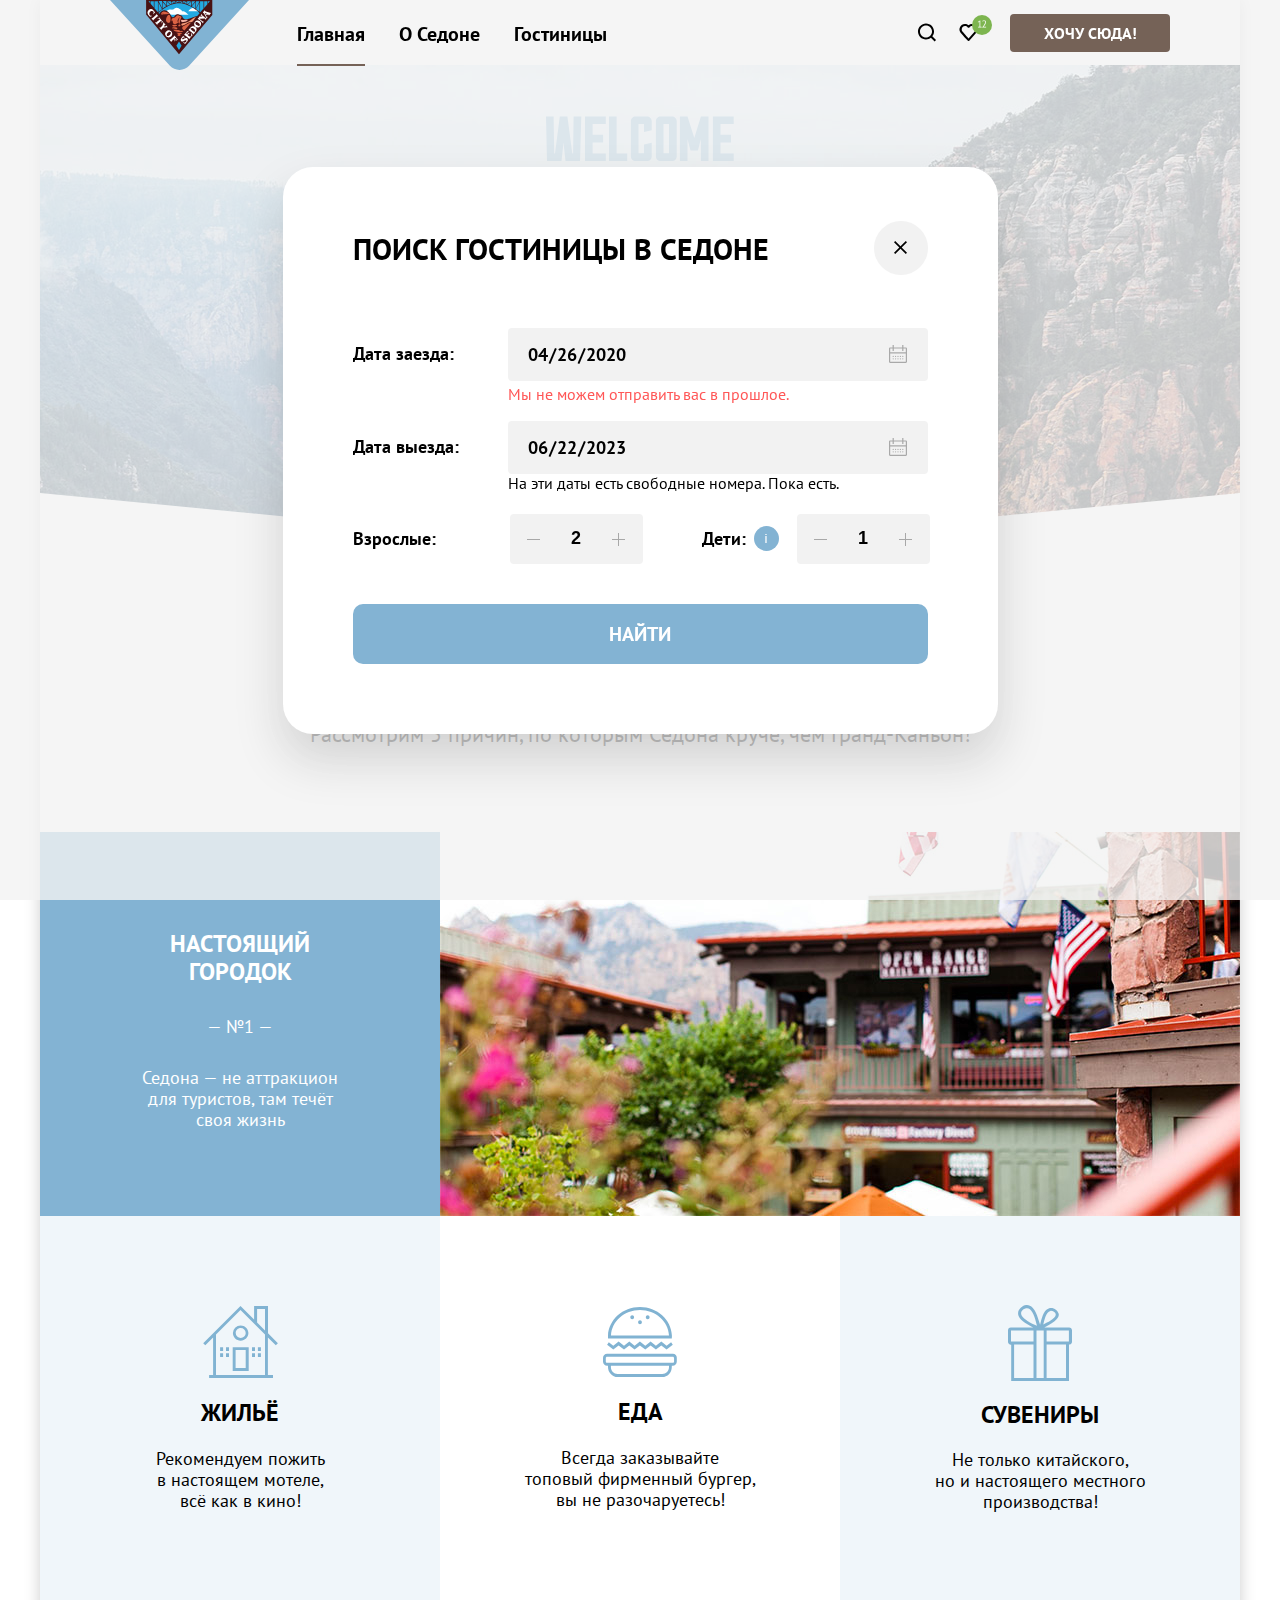
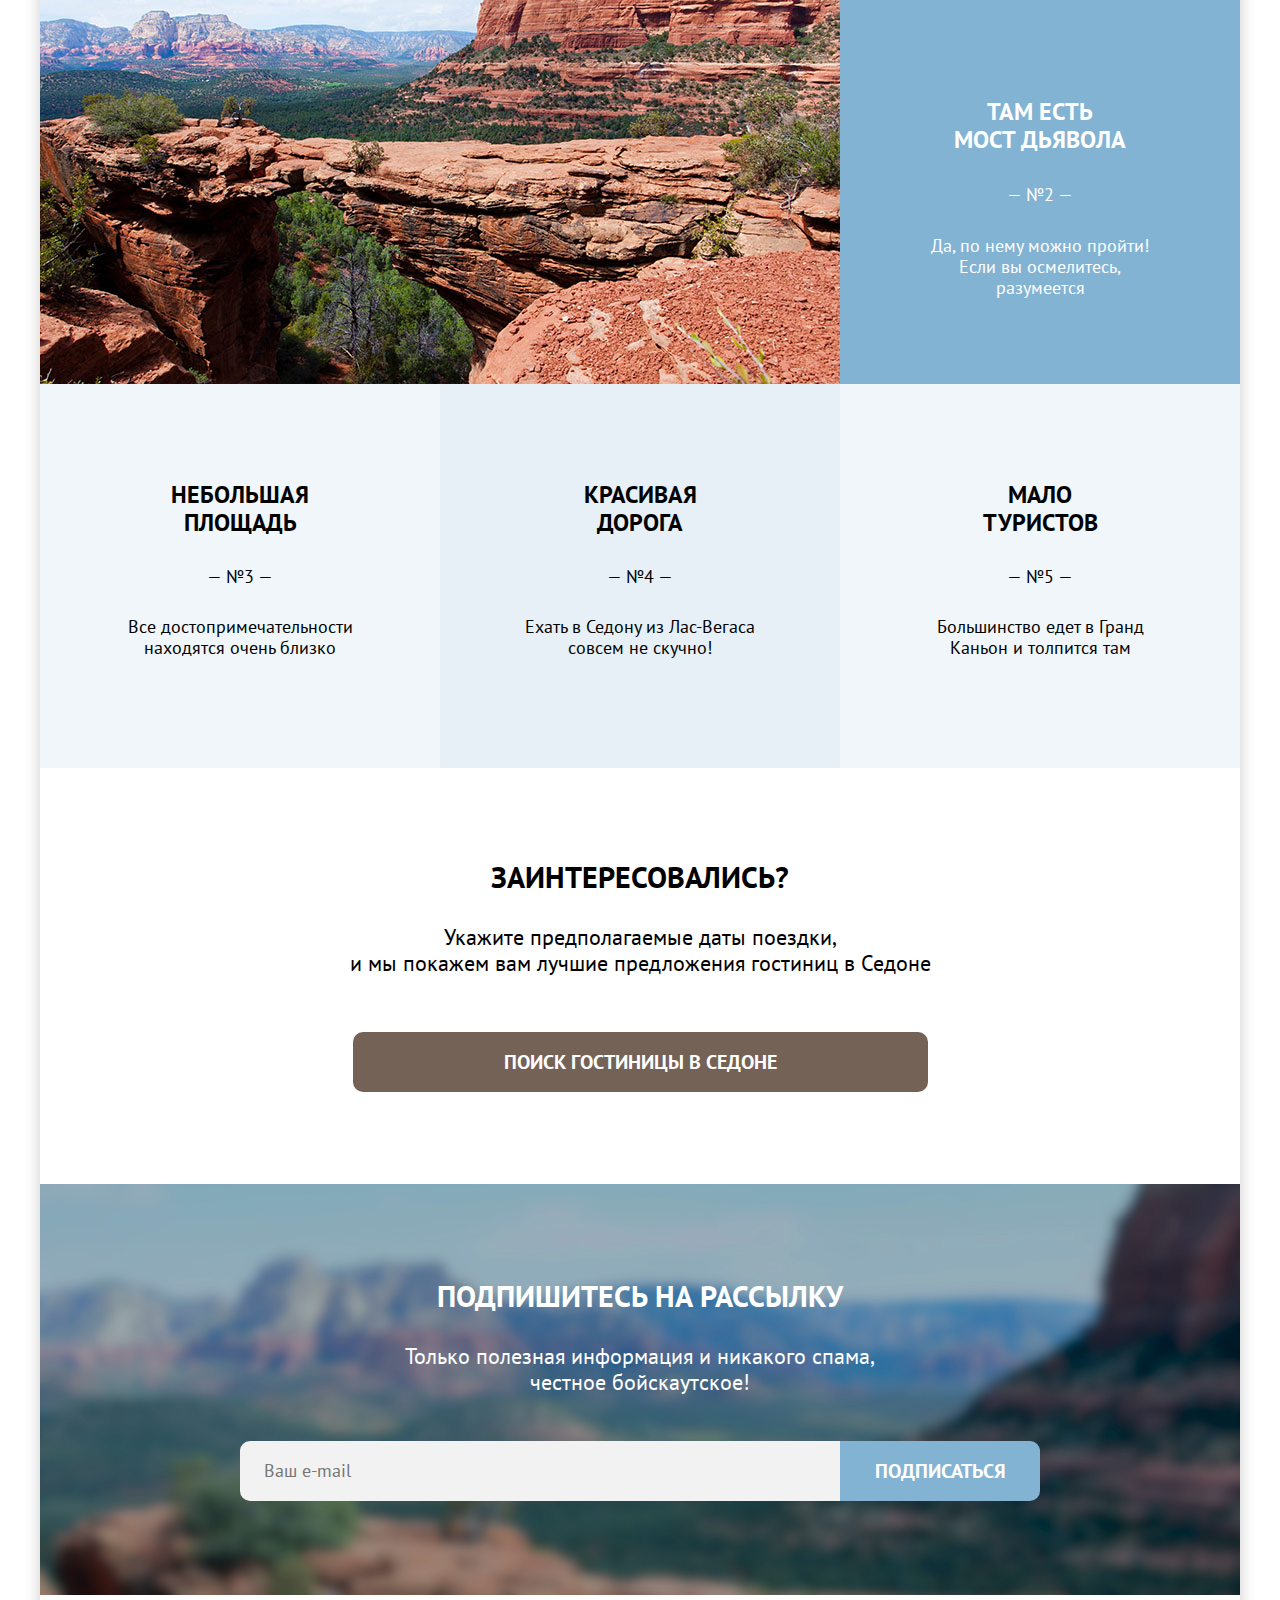
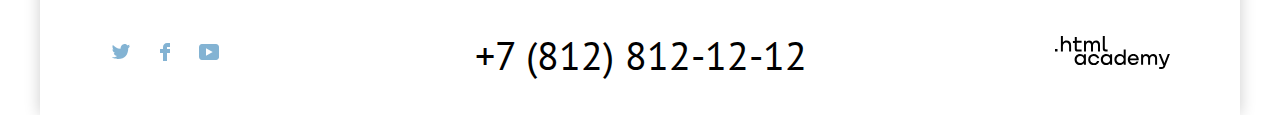
<file: index.html>
<!DOCTYPE html>
<html lang="ru">
  <head>
    <meta charset="utf-8" />
    <title>Седона</title>
    <link rel="icon" href="favicon.ico" type="image/x-icon" />
    <link rel="stylesheet" href="styles/styles.css" />
  </head>
  <body class="main-page-container">
    <header class="main-header">
      <div class="page-container">
        <nav class="navigation">
          <a class="navigation__main">
            <img
              src="images/icons/header-logo.svg"
              alt="Главный логотип сайта города Седона."
            />
          </a>
          <div class="navigation-wrapper">
            <ul class="navigation-list navigation-site">
              <li class="navigation-list-item">
                <a class="navigation-list__link active">Главная</a>
              </li>
              <li class="navigation-list-item">
                <a class="navigation-list__link" href="#">О Седоне</a>
              </li>
              <li class="navigation-list-item">
                <a class="navigation-list__link" href="catalog.html">
                  Гостиницы
                </a>
              </li>
            </ul>

            <ul class="navigation-list navigation-user">
              <li class="navigation-list-item">
                <a class="navigation-list__link" href="#">
                  <svg
                    xmlns="http://www.w3.org/2000/svg"
                    aria-label="Поиск."
                    width="42"
                    height="66"
                    fill="currentColor"
                    aria-hidden="true"
                    class="navigation-icon"
                    viewBox="0 0 42 66"
                  >
                    <path
                      d="m30.026 40.05-3.71-3.7c1.002-1.3 1.704-3 1.704-4.9 0-4.4-3.61-8-8.023-8-4.412 0-8.022 3.7-8.022 8.1 0 4.4 3.61 8 8.022 8 1.805 0 3.51-.6 4.914-1.7l3.71 3.7 1.405-1.5Zm-10.029-2.5c-3.31 0-6.017-2.7-6.017-6s2.708-6 6.017-6c3.31 0 6.017 2.7 6.017 6s-2.707 6-6.017 6Z"
                    />
                  </svg>
                </a>
              </li>
              <li class="navigation-list-item">
                <a class="navigation-list__link" href="#">
                  <svg
                    class="navigation-icon"
                    aria-label="Избранное."
                    xmlns="http://www.w3.org/2000/svg"
                    width="44"
                    height="66"
                    fill="currentColor"
                    aria-hidden="true"
                    viewBox="0 0 44 66"
                  >
                    <path
                      d="M20.44 41c-.3 0-.6-.1-.8-.4-5.41-6.1-6.72-7.5-7.02-7.9a5.4 5.4 0 0 1 4.41-8.7c1.3 0 2.51.5 3.51 1.3a5.47 5.47 0 0 1 9.03 4.1c0 1.3-.5 2.5-1.3 3.4l-7.02 7.9c-.2.2-.4.3-.8.3Zm-6.01-9.5c.3.4 3.5 4 6.11 6.9l6.22-7c.5-.5.7-1.2.7-2 0-1.8-1.5-3.3-3.3-3.3-1 0-2.01.5-2.71 1.3-.3.3-.6.4-.9.4-.3 0-.6-.2-.8-.4-.71-.8-1.71-1.3-2.72-1.3-1.8 0-3.3 1.5-3.3 3.3-.1.9.3 1.6.7 2.1-.1 0-.1 0 0 0Z"
                    />
                    <rect
                      width="20"
                      height="20"
                      x="24"
                      y="15"
                      fill="#7DB54F"
                      rx="10"
                    />
                    <path
                      fill="#fff"
                      d="M30.13 26.76h1.4v-4.84l.1-.59-.4.47-1.1.79-.38-.51 2.2-1.7h.36v6.38h1.37v.74h-3.55v-.74Zm7.83-4.67c0 .35-.07.72-.2 1.09a10.88 10.88 0 0 1-1.21 2.21c-.26.35-.52.69-.78 1.01l-.49.43v.04l.64-.11h2.18v.74h-3.98v-.29a33.15 33.15 0 0 0 1.17-1.32 15.09 15.09 0 0 0 1.25-1.83c.18-.32.32-.64.43-.95.1-.31.16-.61.16-.89 0-.33-.1-.6-.28-.81-.19-.22-.47-.33-.85-.33-.25 0-.5.05-.74.16-.24.1-.45.22-.62.35l-.33-.57c.23-.2.51-.36.83-.47.32-.11.66-.17 1.03-.17.29 0 .54.04.76.13a1.5 1.5 0 0 1 .91.9c.08.2.12.43.12.68Z"
                    />
                  </svg>
                </a>
              </li>
              <li class="navigation-list-item">
                <button class="navigation-list__button" type="button">
                  Хочу сюда!
                </button>
              </li>
            </ul>
          </div>
        </nav>
      </div>
    </header>
    <main class="main-index main-container">
      <div class="page-container">
        <section class="hero">
          <img
            class="hero__image"
            src="/images/icons/welcome-sedona.svg"
            alt="Логотип сайта Седоны."
          />
          <img
            class="hero__vector"
            src="images/icons/vector-hello-sedona.svg"
            alt=" "
          />
        </section>

        <section class="advantages">
          <h1 class="advantages-heading">
            Седона — небольшой городок в Аризоне,<br />
            заслуживающий большего!
          </h1>
          <p class="advantages-text">
            Рассмотрим 5 причин, по которым Седона круче, чем Гранд-Каньон!
          </p>
          <div class="advantages-wrapper">
            <ul class="advantages-list">
              <li class="advantages-list-item bg-blue">
                <h2 class="advantages-list__heading">
                  Настоящий<br />
                  городок
                </h2>
                <span>— №1 —</span>
                <p class="advantages-list__text">
                  Седона — не аттракцион<br />
                  для туристов, там течёт<br />
                  своя жизнь
                </p>
              </li>
              <li class="advantages-list-item">
                <img
                  class="advantages-list__img"
                  src="images/content/reason-1.jpg"
                  width="800"
                  height="384"
                  alt="Красивый вид домов Седоны возле которых растут цветущие деревья."
                />
              </li>
            </ul>

            <ul class="advantages-list">
              <li class="advantages-list-item bg-grey">
                <h2 class="advantages-list__heading">Жильё</h2>
                <img
                  class="advantages-list__image"
                  src="images/icons/housing.svg"
                  alt="Иконка домика."
                />
                <p class="advantages-list__text">
                  Рекомендуем пожить<br />
                  в настоящем мотеле,<br />
                  всё как в кино!
                </p>
              </li>
              <li class="advantages-list-item bg-white">
                <h2 class="advantages-list__heading">Еда</h2>
                <img
                  class="advantages-list__image"
                  src="images/icons/food.svg"
                  alt="Иконка еды."
                />
                <p class="advantages-list__text">
                  Всегда заказывайте<br />
                  топовый фирменный бургер,<br />
                  вы не разочаруетесь!
                </p>
              </li>
              <li class="advantages-list-item bg-grey souvenirs">
                <h2 class="advantages-list__heading">Сувениры</h2>
                <img
                  class="advantages-list__image"
                  src="images/icons/souvenirs.svg"
                  alt="Иконка сувенира."
                />
                <p class="advantages-list__text">
                  Не только китайского,<br />
                  но и настоящего местного<br />
                  производства!
                </p>
              </li>
            </ul>

            <ul class="advantages-list">
              <li class="advantages-list-item">
                <img
                  class="advantages-list__img"
                  src="images/content/reason-2.jpg"
                  width="800"
                  height="384"
                  alt="Вид со склона горы на карьер. На заднем фоне просторные зеленые поля а за ними высокие горы."
                />
              </li>
              <li class="advantages-list-item bg-blue">
                <h2 class="advantages-list__heading">
                  Там есть<br />
                  мост дьявола
                </h2>
                <span>— №2 —</span>
                <p class="advantages-list__text">
                  Да, по нему можно пройти!<br />
                  Если вы осмелитесь,<br />
                  разумеется
                </p>
              </li>
            </ul>

            <ul class="advantages-list">
              <li class="advantages-list-item bg-grey reason">
                <h2 class="advantages-list__heading">
                  Небольшая<br />
                  площадь
                </h2>
                <span>— №3 —</span>
                <p class="advantages-list__text">
                  Все достопримечательности<br />
                  находятся очень близко
                </p>
              </li>
              <li class="advantages-list-item bg-dark-grey reason">
                <h2 class="advantages-list__heading">
                  Красивая<br />
                  дорога
                </h2>
                <span>— №4 —</span>
                <p class="advantages-list__text">
                  Ехать в Седону из Лас-Вегаса<br />
                  совсем не скучно!
                </p>
              </li>
              <li class="advantages-list-item bg-grey reason">
                <h2 class="advantages-list__heading">
                  Мало<br />
                  туристов
                </h2>
                <span>— №5 —</span>
                <p class="advantages-list__text">
                  Большинство едет в Гранд<br />
                  Каньон и толпится там
                </p>
              </li>
            </ul>
          </div>
        </section>
        <section class="hotel-booking">
          <div class="hotel-wrapper">
            <h2 class="hotel-booking__title">Заинтересовались?</h2>
            <p class="hotel-booking__text">
              Укажите предполагаемые даты поездки,<br />
              и мы покажем вам лучшие предложения гостиниц в Седоне
            </p>
            <button class="hotel-booking__search-hotels-button" type="button">
              Поиск гостиницы в Седоне
            </button>
          </div>
        </section>
        <section class="subscription subscription--with-background">
          <h2 class="subscription__heading">Подпишитесь на рассылку</h2>
          <p class="subscription__text">
            Только полезная информация и никакого спама,<br />
            честное бойскаутское!
          </p>
          <form
            class="subscription-form main-page-subscription-form"
            action="https://echo.htmlacademy.ru/"
            method="post"
          >
            <label
              class="subscription-form__label visually-hidden"
              for="subscription-form__email"
            >
              Ваш e-mail.
            </label>
            <input
              class="subscription-form__email"
              id="subscription-form__email"
              name="subscription-form__email"
              type="email"
              placeholder="Ваш e-mail"
            />
            <button class="subscription-form__button" type="submit">
              Подписаться
            </button>
          </form>
        </section>
      </div>
    </main>
    <footer class="catalog-footer">
      <div class="page-container">
        <div class="contacts">
          <ul class="contacts-social contacts-item">
            <li class="contacts-social-item">
              <a
                class="contacts-social__link footer-link"
                href="https://twitter.com/htmlacademy_ru"
              >
                <svg
                  class="contacts-social__icons"
                  aria-label="Твитер."
                  width="18"
                  height="15"
                  viewBox="0 0 18 15"
                  fill="currentColor"
                  aria-hidden="true"
                  focusable="false"
                  xmlns="http://www.w3.org/2000/svg"
                >
                  <g clip-path="url(#clip0_24196_690)">
                    <path
                      d="M11.6 0.200056C13.4 -0.299944 14.8 0.500056 15.4 1.40006C16.1 1.20006 16.8 0.900056 17.5 0.700056C17.5 1.60006 16.9 2.20006 16.6 2.50006C17.3 2.60006 18 1.90006 18 1.90006C17.8 2.90006 16.9 3.70006 16.3 3.90006C16.1 10.7001 13 15.1001 5.7 15.0001C5.1 15.0001 5.8 15.0001 5.2 15.0001C4.8 15.0001 0.8 14.5001 0 13.1001C2.4 13.3001 4.1 12.7001 5 11.9001C4 11.6001 2.1 11.5001 1.8 9.00006C2.2 9.10006 2.4 9.20006 3.1 9.10006C1.8 8.30006 0.4 7.50006 0.5 5.30006C0.8 5.60006 1.6 5.80006 1.9 5.80006C1.1 5.60006 -0.2 2.50006 0.9 0.900056C2.8 2.80006 4.9 4.50006 8.5 4.70006C8.7 2.30006 9.7 0.800056 11.6 0.200056Z"
                    />
                  </g>
                  <defs>
                    <clipPath id="clip0_24196_690">
                      <rect width="18" height="15" fill="white" />
                    </clipPath>
                  </defs>
                </svg>
              </a>
            </li>
            <li class="contacts-social-item">
              <a
                class="contacts-social__link footer-link"
                href="https://www.facebook.com/htmlacademy"
              >
                <svg
                  class="contacts-social__icons"
                  aria-label="Фейсбук."
                  width="10"
                  height="18"
                  viewBox="0 0 10 18"
                  fill="currentColor"
                  aria-hidden="true"
                  focusable="false"
                  xmlns="http://www.w3.org/2000/svg"
                >
                  <g clip-path="url(#clip0_24196_688)">
                    <path
                      d="M7 0C4.8 0 3 1.8 3 4V6H0V10H3V18H7V10H10V6H7V4H10V0H7Z"
                    />
                  </g>
                  <defs>
                    <clipPath id="clip0_24196_688">
                      <rect width="10" height="18" fill="white" />
                    </clipPath>
                  </defs>
                </svg>
              </a>
            </li>
            <li class="contacts-social-item">
              <a
                class="contacts-social__link footer-link"
                href="https://www.youtube.com/c/HTMLAcademyRUS"
              >
                <svg
                  class="contacts-social__icons"
                  aria-label="Ютуб."
                  width="20"
                  height="16"
                  viewBox="0 0 20 16"
                  fill="currentColor"
                  aria-hidden="true"
                  focusable="false"
                  xmlns="http://www.w3.org/2000/svg"
                >
                  <g clip-path="url(#clip0_24196_686)">
                    <path
                      d="M17 0H2.9C1.2 0 0 1.5 0 3.2V12.7C0 14.5 1.2 16 2.9 16H17.2C18.7 16 20.1 14.5 20.1 12.8V3.2C19.9 1.5 18.7 0 17 0ZM7 11.8V4.2L13.7 8L7 11.8Z"
                    />
                  </g>
                  <defs>
                    <clipPath id="clip0_24196_686">
                      <rect width="20" height="16" fill="white" />
                    </clipPath>
                  </defs>
                </svg>
              </a>
            </li>
          </ul>
          <div class="contacts-phone contacts-item">
            <a class="contacts__phone-to footer-link" href="tel:78128121212">
              +7 (812) 812-12-12
            </a>
          </div>
          <div class="contact-logo contacts-item">
            <a
              class="contacts__htmlacademy footer-link"
              href="https://htmlacademy.ru/"
            >
              <svg
                class="contacts__htmlacademy__link footer-link"
                aria-label="Академия."
                xmlns="http://www.w3.org/2000/svg"
                width="115"
                height="34"
                fill="currentColor"
                aria-hidden="true"
                viewBox="0 0 115 34"
              >
                <path
                  d="M0 12.9v2.6h2.5v-2.6H0Zm11.6-8.4c-1.6 0-2.8.7-3.6 1.7h-.1V0h-2v15.5h2v-5.3c0-2.1 1.3-3.6 3.3-3.6 1.8 0 2.9 1.4 2.9 3.2v5.7h2V9.4c.1-3-1.8-4.9-4.5-4.9Zm15 .3h-4.8V1.1h-2v3.8h-1.9v2h1.9v6c0 1.7 1 2.7 2.7 2.7h4.1v-2h-3.7c-.7 0-1.1-.4-1.1-1.1V6.8h4.8v-2Zm14.5-.2c-1.6 0-2.9.8-3.5 2.1h-.1c-.6-1.2-1.8-2.1-3.4-2.1-1.4 0-2.5.8-3.1 1.8h-.1V4.8H29v10.6h2V10c0-2 1-3.5 2.6-3.5 1.5 0 2.4 1 2.4 2.6v6.3h2V9.8c0-2.4 1.4-3.3 2.6-3.3 1.5 0 2.4 1 2.4 2.6v6.3h2V8.9c.1-2.5-1.4-4.3-3.9-4.3Zm6.7 8.1c0 1.7 1 2.7 2.8 2.7h2v-2h-1.7c-.7 0-1.1-.4-1.1-1.1V0h-2v12.7Zm-18.9 7c-.9-1.1-2.2-1.8-3.9-1.8-3.1 0-5.4 2.3-5.4 5.6s2.3 5.6 5.4 5.6c1.8 0 3-.8 3.8-1.9h.1v1.6h2V18.2h-2v1.5Zm-3.6 7.4c-2.2 0-3.6-1.6-3.6-3.6s1.4-3.6 3.6-3.6 3.6 1.6 3.6 3.6c0 1.9-1.4 3.6-3.6 3.6ZM44.2 22c-.5-2.4-2.6-4.1-5.4-4.1a5.4 5.4 0 0 0-5.6 5.6c0 3.1 2.2 5.6 5.6 5.6 2.8 0 4.9-1.8 5.4-4.2h-2.1a3.4 3.4 0 0 1-3.3 2.3c-2.2 0-3.6-1.6-3.6-3.6s1.4-3.6 3.6-3.6c1.6 0 2.8 1 3.3 2.2h2.1V22Zm10.9-2.3c-.9-1.1-2.2-1.8-3.9-1.8-3.1 0-5.4 2.3-5.4 5.6s2.3 5.6 5.4 5.6c1.8 0 3-.8 3.8-1.9h.1v1.6h2V18.2h-2v1.5Zm-3.6 7.4c-2.2 0-3.6-1.6-3.6-3.6s1.4-3.6 3.6-3.6 3.6 1.6 3.6 3.6c0 1.9-1.5 3.6-3.6 3.6Zm17.2-7.3c-.9-1.1-2.2-1.9-3.9-1.9-3.1 0-5.4 2.3-5.4 5.6s2.2 5.6 5.4 5.6c1.7 0 3-.8 3.8-1.8h.1v1.5h2V13.4h-2v6.4Zm-3.6 7.3c-2.2 0-3.6-1.6-3.6-3.6s1.4-3.6 3.6-3.6 3.6 1.6 3.6 3.6c-.1 2-1.5 3.6-3.6 3.6Zm13.2-9.2c-3.3 0-5.5 2.5-5.5 5.6 0 3 2.1 5.6 5.5 5.6 2.5 0 4.5-1.3 5.2-3.6h-2.1c-.5 1-1.6 1.6-3 1.6-1.9 0-3.3-1.3-3.4-2.9h8.8c.2-3.6-2-6.3-5.5-6.3Zm0 1.9c1.7 0 3 1 3.3 2.6h-6.5c.3-1.5 1.5-2.6 3.2-2.6Zm19.9-1.9c-1.6 0-2.9.8-3.6 2h-.1c-.6-1.2-1.8-2-3.4-2-1.4 0-2.5.7-3.1 1.8v-1.5h-1.9v10.6h2v-5.4c0-2 1-3.4 2.6-3.5 1.5 0 2.4 1 2.4 2.6v6.3h2v-5.6c0-2.4 1.4-3.3 2.6-3.3 1.5 0 2.4 1 2.4 2.6v6.3h2v-6.5c.1-2.6-1.4-4.4-3.9-4.4Zm11.2 9.1-3.6-8.9h-2.2l4.8 11.6c-.3.9-.7 1.2-1.7 1.2h-2.5v2h2.5c1.8 0 2.8-.8 3.5-2.6l4.7-12.2h-2.1l-3.4 8.9Z"
                />
              </svg>
            </a>
          </div>
        </div>
      </div>
    </footer>
    <div class="modal-container">
      <div class="modal modal-housing-search">
        <button class="modal-close-button">
          <span class="visually-hidden">Закрыть</span>
        </button>
        <section class="modal-content">
          <h2 class="modal-title">Поиск гостиницы в Седоне</h2>
          <form
            class="housing-search-form"
            action="https://echo.htmlacademy.ru/"
            method="post"
          >
            <p class="field-group check-in">
              <label class="date-check-in modal-label" for="date-check-in"
                >Дата заезда:</label
              >
              <span class="input-wrapper">
                <input
                  class="check-in-form-field field"
                  type="date"
                  id="date-check-in"
                  name="date-check-in"
                  min="2020-04-28"
                  max="2023-12-31"
                  value="2020-04-26"
                  required
                />
                <span class="invalid-text">
                  Мы не можем отправить вас в прошлое.
                </span>
              </span>
            </p>
            <p class="field-group check-out">
              <label class="date-check-out modal-label" for="date-check-out">
                Дата выезда:
              </label>
              <span class="input-wrapper">
                <input
                  class="check-out-form-field field"
                  type="date"
                  id="date-check-out"
                  name="date-check-out"
                  value="2023-06-22"
                  required
                />
                <span class="valid-text">
                  На эти даты есть свободные номера. Пока есть.
                </span>
              </span>
            </p>
            <div class="type-guests">
              <div class="type-guests-adults">
                <label class="adults-value modal-label">Взрослые:</label>
                <div class="number-container">
                  <button
                    class="number-minus adult-minus"
                    type="button"
                  ></button>
                  <label>
                    <input
                      class="number-input adults"
                      type="number"
                      name="adult-number"
                      min="0"
                      value="2"
                      readonly=""
                    />
                  </label>
                  <button class="number-plus adult-plus" type="button"></button>
                </div>
              </div>

              <div class="type-guests-childrens">
                <label class="childrens-value modal-label" for="childrens">
                  Дети:
                </label>
                <div class="tooltip">
                  <button
                    class="tooltip-toggle"
                    type="button"
                    aria-labelledby="tooltip-label"
                  >
                    i
                  </button>
                  <div class="tooltip-text" role="tooltip" id="tooltip-label">
                    Укажите количество детей, которые будут с вами, возраст
                    которых от 6 до 18 лет. Дети до 6 лет размещаются бесплатно.
                    <svg
                      xmlns="http://www.w3.org/2000/svg"
                      width="19"
                      height="9"
                      fill="none"
                      viewBox="0 0 19 9"
                      style="position: absolute; top: -9px; left: 118px"
                    >
                      <path fill="#333" d="M9.5 0 19 9H0l9.5-9Z"></path>
                    </svg>
                  </div>
                </div>
                <div class="number-container">
                  <button
                    class="number-minus child-minus"
                    type="button"
                  ></button>
                  <label>
                    <input
                      class="number-input childrens"
                      type="number"
                      id="childrens"
                      name="child-number"
                      min="0"
                      value="1"
                      readonly=""
                  /></label>
                  <button class="number-plus child-plus" type="button"></button>
                </div>
              </div>
            </div>
            <button class="modal-submit-btn" type="submit">Найти</button>
          </form>
        </section>
      </div>
    </div>
    <script src="scripts/closeModal.js"></script>
    <script src="scripts/changeInputValue.js"></script>
  </body>
</html>
</file>
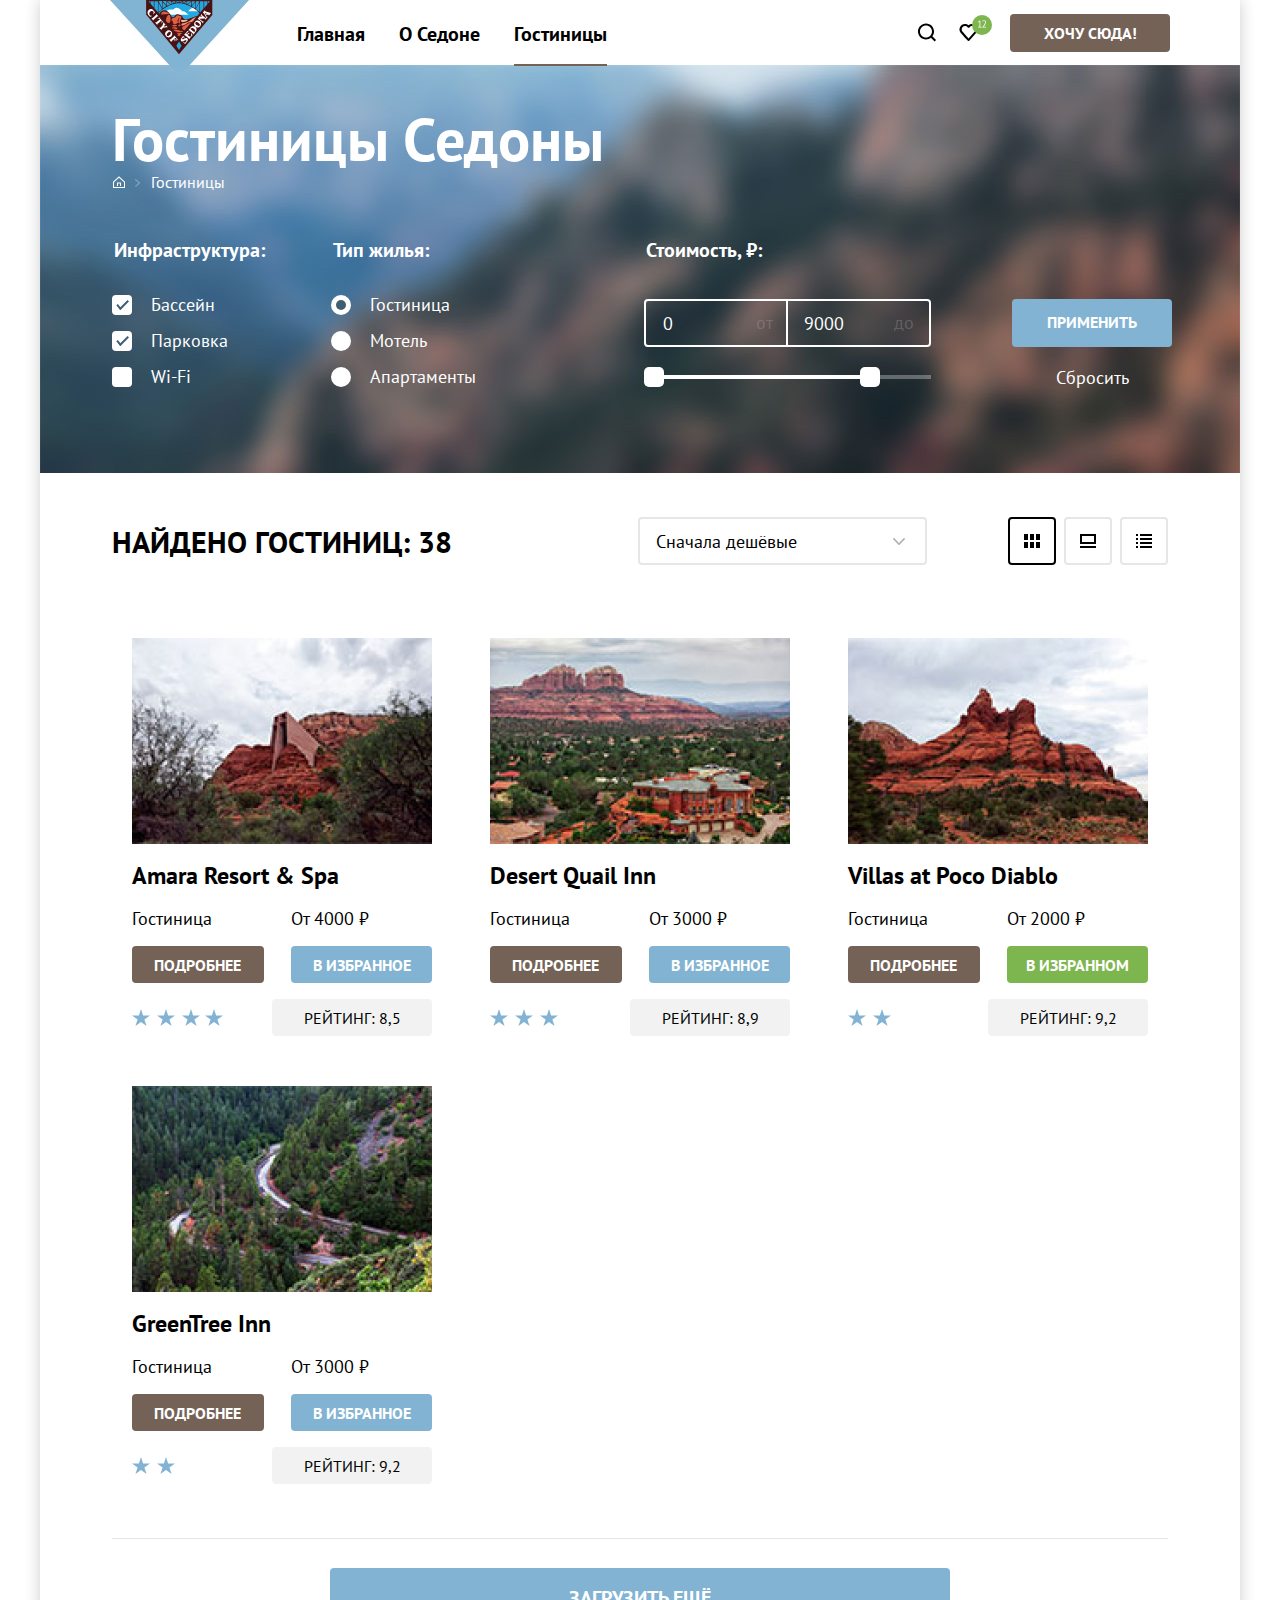
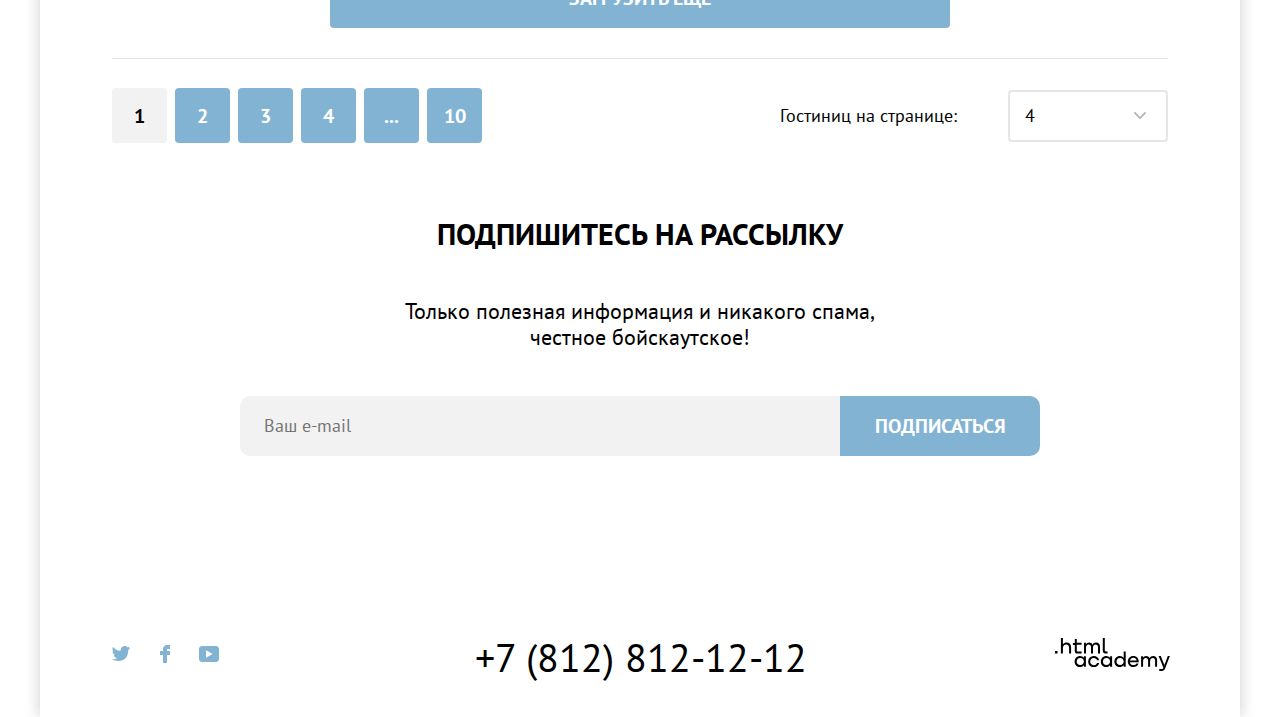
<file: catalog.html>
<!DOCTYPE html>
<html lang="en">
  <head>
    <meta charset="UTF-8" />
    <meta name="viewport" content="width=device-width, initial-scale=1.0" />
    <title>Список Гостиниц</title>
    <link rel="icon" href="favicon.ico" type="image/x-icon" />
    <link rel="stylesheet" href="styles/styles.css" />
  </head>
  <body class="catalog-page-container">
    <header class="main-header">
      <div class="page-container">
        <nav class="navigation">
          <a class="navigation__main" href="/">
            <img
              src="images/icons/header-logo.svg"
              alt="Главный логотип сайта города Седона."
            />
          </a>
          <div class="navigation-wrapper">
            <ul class="navigation-list navigation-site">
              <li class="navigation-list-item">
                <a class="navigation-list__link" href="index.html">Главная</a>
              </li>
              <li class="navigation-list-item">
                <a class="navigation-list__link" href="#">О Седоне</a>
              </li>
              <li class="navigation-list-item">
                <a class="navigation-list__link active"> Гостиницы </a>
              </li>
            </ul>

            <ul class="navigation-list navigation-user">
              <li class="navigation-list-item">
                <a class="navigation-list__link" href="#">
                  <svg
                    class="navigation-icon"
                    aria-label="Поиск."
                    xmlns="http://www.w3.org/2000/svg"
                    width="42"
                    height="66"
                    fill="currentColor"
                    aria-hidden="true"
                    viewBox="0 0 42 66"
                  >
                    <path
                      d="m30.026 40.05-3.71-3.7c1.002-1.3 1.704-3 1.704-4.9 0-4.4-3.61-8-8.023-8-4.412 0-8.022 3.7-8.022 8.1 0 4.4 3.61 8 8.022 8 1.805 0 3.51-.6 4.914-1.7l3.71 3.7 1.405-1.5Zm-10.029-2.5c-3.31 0-6.017-2.7-6.017-6s2.708-6 6.017-6c3.31 0 6.017 2.7 6.017 6s-2.707 6-6.017 6Z"
                    />
                  </svg>
                </a>
              </li>
              <li class="navigation-list-item">
                <a class="navigation-list__link" href="#">
                  <svg
                    class="navigation-icon"
                    aria-label="Избранное."
                    xmlns="http://www.w3.org/2000/svg"
                    width="44"
                    height="66"
                    fill="currentColor"
                    aria-hidden="true"
                    viewBox="0 0 44 66"
                  >
                    <path
                      d="M20.44 41c-.3 0-.6-.1-.8-.4-5.41-6.1-6.72-7.5-7.02-7.9a5.4 5.4 0 0 1 4.41-8.7c1.3 0 2.51.5 3.51 1.3a5.47 5.47 0 0 1 9.03 4.1c0 1.3-.5 2.5-1.3 3.4l-7.02 7.9c-.2.2-.4.3-.8.3Zm-6.01-9.5c.3.4 3.5 4 6.11 6.9l6.22-7c.5-.5.7-1.2.7-2 0-1.8-1.5-3.3-3.3-3.3-1 0-2.01.5-2.71 1.3-.3.3-.6.4-.9.4-.3 0-.6-.2-.8-.4-.71-.8-1.71-1.3-2.72-1.3-1.8 0-3.3 1.5-3.3 3.3-.1.9.3 1.6.7 2.1-.1 0-.1 0 0 0Z"
                    />
                    <rect
                      width="20"
                      height="20"
                      x="24"
                      y="15"
                      fill="#7DB54F"
                      rx="10"
                    />
                    <path
                      fill="#fff"
                      d="M30.13 26.76h1.4v-4.84l.1-.59-.4.47-1.1.79-.38-.51 2.2-1.7h.36v6.38h1.37v.74h-3.55v-.74Zm7.83-4.67c0 .35-.07.72-.2 1.09a10.88 10.88 0 0 1-1.21 2.21c-.26.35-.52.69-.78 1.01l-.49.43v.04l.64-.11h2.18v.74h-3.98v-.29a33.15 33.15 0 0 0 1.17-1.32 15.09 15.09 0 0 0 1.25-1.83c.18-.32.32-.64.43-.95.1-.31.16-.61.16-.89 0-.33-.1-.6-.28-.81-.19-.22-.47-.33-.85-.33-.25 0-.5.05-.74.16-.24.1-.45.22-.62.35l-.33-.57c.23-.2.51-.36.83-.47.32-.11.66-.17 1.03-.17.29 0 .54.04.76.13a1.5 1.5 0 0 1 .91.9c.08.2.12.43.12.68Z"
                    />
                  </svg>
                </a>
              </li>
              <li class="navigation-list-item">
                <button class="navigation-list__button" type="button">
                  Хочу сюда!
                </button>
              </li>
            </ul>
          </div>
        </nav>
      </div>
    </header>
    <main class="main-catalog main-container">
      <div class="page-container">
        <header class="catalog">
          <div class="catalog-wrapper">
            <h1 class="catalog__heading">Гостиницы Седоны</h1>
            <ul class="breadcrumbs">
              <li class="breadcrumbs-item">
                <a class="breadcrumbs__link" href="/">
                  <svg
                    class="breadcrumbs-item__image"
                    aria-label="Вернуться на главную страницу."
                    width="12"
                    height="12"
                    viewBox="0 0 12 12"
                    fill="currentColor"
                    xmlns="http://www.w3.org/2000/svg"
                  >
                    <g clip-path="url(#clip0_31961_567)">
                      <path
                        d="M6 0.300049L0 5.80005V12H12V5.80005L6 0.300049ZM11 11H1V6.20005L6 1.70005L11 6.20005V11Z"
                      />
                      <path d="M4 10H5V7.5H7V10H8V6.5H4V10Z" />
                    </g>
                    <defs>
                      <clipPath id="clip0_31961_567">
                        <rect width="12" height="12" />
                      </clipPath>
                    </defs>
                  </svg>
                </a>
              </li>
              <li class="breadcrumbs-item">
                <a class="breadcrumbs__link"> Гостиницы </a>
              </li>
            </ul>
            <form
              class="catalog-filter"
              action="https://echo.htmlacademy.ru/"
              method="get"
            >
              <div class="catalog-filter-wrapper">
                <fieldset class="catalog-filter-group">
                  <legend class="catalog-filter__title">Инфраструктура:</legend>
                  <ul class="catalog-filter-list">
                    <li class="catalog-filter-item">
                      <label class="control">
                        <input
                          class="control-input checkbox"
                          type="checkbox"
                          name="pool"
                          checked
                        />
                        <span class="control-mark"></span>
                        <span class="control-label">Бассейн</span>
                      </label>
                    </li>
                    <li class="catalog-filter-item">
                      <label class="control">
                        <input
                          class="control-input checkbox"
                          type="checkbox"
                          name="parking"
                          checked
                        />
                        <span class="control-mark"></span>
                        <span class="control-label">Парковка</span>
                      </label>
                    </li>
                    <li class="catalog-filter-item">
                      <label class="control">
                        <input
                          class="control-input checkbox"
                          type="checkbox"
                          name="wi-fi"
                        />
                        <span class="control-mark"></span>
                        <span class="control-label">Wi-Fi</span>
                      </label>
                    </li>
                  </ul>
                </fieldset>

                <fieldset class="catalog-filter-group">
                  <legend class="catalog-filter__title">Тип жилья:</legend>
                  <ul class="catalog-filter-list">
                    <li class="catalog-filter-item">
                      <label class="control">
                        <input
                          class="control-input radio"
                          type="radio"
                          name="product-group"
                          value="hotel"
                          checked
                        />
                        <span class="control-radio-mark"></span>
                        <span class="control-radio-label">Гостиница</span>
                      </label>
                    </li>
                    <li class="catalog-filter-item">
                      <label class="control">
                        <input
                          class="control-input radio"
                          type="radio"
                          name="product-group"
                          value="motel"
                        />
                        <span class="control-radio-mark"></span>
                        <span class="control-radio-label">Мотель</span>
                      </label>
                    </li>
                    <li class="catalog-filter-item">
                      <label class="control">
                        <input
                          class="control-input radio"
                          type="radio"
                          name="product-group"
                          value="apartments"
                        />
                        <span class="control-radio-mark"></span>
                        <span class="control-label">Апартаменты</span>
                      </label>
                    </li>
                  </ul>
                </fieldset>
              </div>

              <fieldset class="catalog-filter-price">
                <legend class="catalog-filter-price__title">
                  Стоимость, ₽:
                </legend>
                <div class="range">
                  <div class="range-inputs-wrapper">
                    <input
                      class="catalog-filter-price__input input-from"
                      name="filter-price-from"
                      type="number"
                      oninput="this.value = Math.abs(this.value)"
                      value="0"
                      placeholder="от"
                    />
                    <input
                      class="catalog-filter-price__input input-to"
                      name="filter-price-to"
                      type="number"
                      oninput="this.value = Math.abs(this.value)"
                      value="9000"
                      placeholder="до"
                    />
                  </div>
                  <div class="range-scale">
                    <div class="range-bar">
                      <button class="range-toggle toggle-min" type="button">
                        <span class="visually-hidden"
                          >Изменить минимальную цену.</span
                        >
                      </button>
                      <button class="range-toggle toggle-max" type="button">
                        <span class="visually-hidden"
                          >Изменить максимальную цену.</span
                        >
                      </button>
                    </div>
                  </div>
                </div>
              </fieldset>
              <div class="buttons-wrapper">
                <button class="catalog-filter__accept-button" type="submit">
                  ПРИМЕНИТЬ
                </button>
                <button class="catalog-filter__reset-button" type="reset">
                  Сбросить
                </button>
              </div>
            </form>
          </div>
        </header>
        <section class="search-results">
          <div class="search-results-wrapper">
            <h2 class="search-results__heading">Найдено гостиниц: 38</h2>
            <div class="search-filter-wrapper">
              <select
                class="search-results-sort"
                name="sort"
                id="search-results-sort"
                aria-label="Сортировка"
              >
                <option value="cheap">Сначала дешёвые</option>
                <option value="popular">Сначала популярные</option>
                <option value="expensive">Сначала дорогие</option>
              </select>
              <div class="search-results-display-mode">
                <a class="card-view-toggle active-view" href="#">
                  <span class="visually-hidden">Показать карточки.</span>
                  <img src="images/icons/mode-tile.svg" alt=" " />
                </a>
                <a class="card-view-toggle" href="#">
                  <span class="visually-hidden">Показать слайд.</span>
                  <img src="images/icons/mode-slideshow.svg" alt=" " />
                </a>
                <a class="card-view-toggle" href="#">
                  <span class="visually-hidden">Показать список.</span>
                  <img src="images/icons/mode-list.svg" alt=" " />
                </a>
              </div>
            </div>
          </div>
          <ul class="product-list">
            <li class="product-card">
              <a class="product-card-link" href="#">
                <img
                  class="product-card__image"
                  src="images/content/hotels/hotel-1.jpg"
                  width="300"
                  height="206"
                  alt="Вид гостиницы."
                />
              </a>
              <a class="product-card-title-link" href="#">
                <h3 class="product-card__title">Amara Resort & Spa</h3>
              </a>
              <p class="product-card__type-housing">Гостиница</p>
              <p class="product-card__min-price">От 4000 ₽</p>
              <button class="product-card__details-button" type="button">
                ПОДРОБНЕЕ
              </button>
              <button class="product-card__favorite-button" type="button">
                В ИЗБРАННОЕ
              </button>
              <img
                class="product-card__stars"
                src="images/icons/4-stars.svg"
                alt="Рейтинг Гостиницы."
              />
              <div class="product-card-rating-number-wrapper">
                <p class="product-card__rating">Рейтинг: 8,5</p>
              </div>
            </li>
            <li class="product-card">
              <a class="product-card-link" href="#">
                <img
                  class="product-card__image"
                  src="images/content/hotels/hotel-2.jpg"
                  width="300"
                  height="206"
                  alt="Вид гостиницы."
                />
              </a>
              <a class="product-card-title-link" href="#">
                <h3 class="product-card__title">Desert Quail Inn</h3>
              </a>
              <p class="product-card__type-housing">Гостиница</p>
              <p class="product-card__min-price">От 3000 ₽</p>
              <button class="product-card__details-button" type="button">
                ПОДРОБНЕЕ
              </button>
              <button class="product-card__favorite-button" type="button">
                В ИЗБРАННОЕ
              </button>
              <img
                class="product-card__stars"
                src="images/icons/3-stars.svg"
                alt="Рейтинг Гостиницы."
              />
              <div class="product-card-rating-number-wrapper">
                <p class="product-card__rating">Рейтинг: 8,9</p>
              </div>
            </li>
            <li class="product-card">
              <a class="product-card-link" href="#">
                <img
                  class="product-card__image"
                  src="images/content/hotels/hotel-3.jpg"
                  width="300"
                  height="206"
                  alt="Вид гостиницы."
                />
              </a>
              <a class="product-card-title-link" href="#">
                <h3 class="product-card__title">Villas at Poco Diablo</h3>
              </a>
              <p class="product-card__type-housing">Гостиница</p>
              <p class="product-card__min-price">От 2000 ₽</p>
              <button class="product-card__details-button" type="button">
                ПОДРОБНЕЕ
              </button>
              <button
                class="product-card__favorite-button favorite-active"
                type="button"
              >
                В ИЗБРАННОМ
              </button>
              <img
                class="product-card__stars"
                src="images/icons/2-stars.svg"
                alt="Рейтинг Гостиницы."
              />
              <div class="product-card-rating-number-wrapper">
                <p class="product-card__rating">Рейтинг: 9,2</p>
              </div>
            </li>
            <li class="product-card">
              <a class="product-card-link" href="#">
                <img
                  class="product-card__image"
                  src="images/content/hotels/hotel-4.jpg"
                  width="300"
                  height="206"
                  alt="Вид гостиницы."
                />
              </a>
              <a class="product-card-title-link" href="#">
                <h3 class="product-card__title">GreenTree Inn</h3>
              </a>
              <p class="product-card__type-housing">Гостиница</p>
              <p class="product-card__min-price">От 3000 ₽</p>
              <button class="product-card__details-button" type="button">
                ПОДРОБНЕЕ
              </button>
              <button class="product-card__favorite-button" type="button">
                В ИЗБРАННОЕ
              </button>
              <img
                class="product-card__stars"
                src="images/icons/2-stars.svg"
                alt="Рейтинг Гостиницы."
              />
              <div class="product-card-rating-number-wrapper">
                <p class="product-card__rating">Рейтинг: 9,2</p>
              </div>
            </li>
          </ul>
          <div class="search-results__loadmore-button-wrapper">
            <button class="search-results__loadmore-button" type="button">
              Загрузить ещё
            </button>
          </div>
          <div class="pagination-wrapper">
            <ul class="pagination">
              <li class="pagination-item pagination-current">
                <a class="pagination-link" href="#">1</a>
              </li>
              <li class="pagination-item">
                <a class="pagination-link" href="#">2</a>
              </li>
              <li class="pagination-item">
                <a class="pagination-link" href="#">3</a>
              </li>
              <li class="pagination-item">
                <a class="pagination-link" href="#">4</a>
              </li>
              <li class="pagination-item">
                <a class="pagination-link" href="#">...</a>
              </li>
              <li class="pagination-item">
                <a class="pagination-link" href="#">10</a>
              </li>
            </ul>
            <div class="hotels-view-wrapper">
              <label class="visually-hidden">
                Выберите количество отображаемых гостиниц на страницею
              </label>
              <p class="hotels-view">Гостиниц на странице:</p>
              <select
                class="hotels-view-number"
                name="view-number"
                id="view-number"
              >
                <option value="four">4</option>
                <option value="eight">8</option>
                <option value="twelve">12</option>
                <option value="twenty-four">24</option>
              </select>
            </div>
          </div>
        </section>
        <section class="subscription catalog-subscription">
          <h2 class="subscription__heading catalog-subscription__heading">
            Подпишитесь на рассылку
          </h2>
          <p class="subscription__text">
            Только полезная информация и никакого спама,<br />
            честное бойскаутское!
          </p>
          <form
            class="subscription-form catalog-page-subscription-form"
            action="https://echo.htmlacademy.ru/"
            method="post"
          >
            <label
              class="subscription-form__label visually-hidden"
              for="subscription-form__email"
            >
              Ваш e-mail.
            </label>
            <input
              class="subscription-form__email"
              id="subscription-form__email"
              name="subscription-form__email"
              type="email"
              placeholder="Ваш e-mail"
            />
            <button class="subscription-form__button" type="submit">
              Подписаться
            </button>
          </form>
        </section>
      </div>
    </main>
    <footer class="catalog-footer">
      <div class="page-container">
        <div class="contacts">
          <ul class="contacts-social contacts-item">
            <li class="contacts-social-item">
              <a
                class="contacts-social__link footer-link"
                href="https://twitter.com/htmlacademy_ru"
              >
                <svg
                  class="contacts-social__icons"
                  aria-label="Твитер."
                  width="18"
                  height="15"
                  viewBox="0 0 18 15"
                  fill="currentColor"
                  aria-hidden="true"
                  focusable="false"
                  xmlns="http://www.w3.org/2000/svg"
                >
                  <g clip-path="url(#clip0_24196_690)">
                    <path
                      d="M11.6 0.200056C13.4 -0.299944 14.8 0.500056 15.4 1.40006C16.1 1.20006 16.8 0.900056 17.5 0.700056C17.5 1.60006 16.9 2.20006 16.6 2.50006C17.3 2.60006 18 1.90006 18 1.90006C17.8 2.90006 16.9 3.70006 16.3 3.90006C16.1 10.7001 13 15.1001 5.7 15.0001C5.1 15.0001 5.8 15.0001 5.2 15.0001C4.8 15.0001 0.8 14.5001 0 13.1001C2.4 13.3001 4.1 12.7001 5 11.9001C4 11.6001 2.1 11.5001 1.8 9.00006C2.2 9.10006 2.4 9.20006 3.1 9.10006C1.8 8.30006 0.4 7.50006 0.5 5.30006C0.8 5.60006 1.6 5.80006 1.9 5.80006C1.1 5.60006 -0.2 2.50006 0.9 0.900056C2.8 2.80006 4.9 4.50006 8.5 4.70006C8.7 2.30006 9.7 0.800056 11.6 0.200056Z"
                    />
                  </g>
                  <defs>
                    <clipPath id="clip0_24196_690">
                      <rect width="18" height="15" fill="white" />
                    </clipPath>
                  </defs>
                </svg>
              </a>
            </li>
            <li class="contacts-social-item">
              <a
                class="contacts-social__link footer-link"
                href="https://www.facebook.com/htmlacademy"
              >
                <svg
                  class="contacts-social__icons"
                  aria-label="Фейсбук."
                  width="10"
                  height="18"
                  viewBox="0 0 10 18"
                  fill="currentColor"
                  aria-hidden="true"
                  focusable="false"
                  xmlns="http://www.w3.org/2000/svg"
                >
                  <g clip-path="url(#clip0_24196_688)">
                    <path
                      d="M7 0C4.8 0 3 1.8 3 4V6H0V10H3V18H7V10H10V6H7V4H10V0H7Z"
                    />
                  </g>
                  <defs>
                    <clipPath id="clip0_24196_688">
                      <rect width="10" height="18" fill="white" />
                    </clipPath>
                  </defs>
                </svg>
              </a>
            </li>
            <li class="contacts-social-item">
              <a
                class="contacts-social__link footer-link"
                href="https://www.youtube.com/c/HTMLAcademyRUS"
              >
                <svg
                  class="contacts-social__icons"
                  aria-label="Ютуб."
                  width="20"
                  height="16"
                  viewBox="0 0 20 16"
                  fill="currentColor"
                  aria-hidden="true"
                  focusable="false"
                  xmlns="http://www.w3.org/2000/svg"
                >
                  <g clip-path="url(#clip0_24196_686)">
                    <path
                      d="M17 0H2.9C1.2 0 0 1.5 0 3.2V12.7C0 14.5 1.2 16 2.9 16H17.2C18.7 16 20.1 14.5 20.1 12.8V3.2C19.9 1.5 18.7 0 17 0ZM7 11.8V4.2L13.7 8L7 11.8Z"
                    />
                  </g>
                  <defs>
                    <clipPath id="clip0_24196_686">
                      <rect width="20" height="16" fill="white" />
                    </clipPath>
                  </defs>
                </svg>
              </a>
            </li>
          </ul>
          <div class="contacts-phone contacts-item">
            <a class="contacts__phone-to footer-link" href="tel:78128121212">
              +7 (812) 812-12-12
            </a>
          </div>
          <div class="contact-logo contacts-item">
            <a
              class="contacts__htmlacademy footer-link"
              href="https://htmlacademy.ru/"
            >
              <svg
                class="contact-logo__htmlacademy-link footer-link"
                aria-label="Академия."
                xmlns="http://www.w3.org/2000/svg"
                width="115"
                height="34"
                fill="currentColor"
                aria-hidden="true"
                viewBox="0 0 115 34"
              >
                <path
                  d="M0 12.9v2.6h2.5v-2.6H0Zm11.6-8.4c-1.6 0-2.8.7-3.6 1.7h-.1V0h-2v15.5h2v-5.3c0-2.1 1.3-3.6 3.3-3.6 1.8 0 2.9 1.4 2.9 3.2v5.7h2V9.4c.1-3-1.8-4.9-4.5-4.9Zm15 .3h-4.8V1.1h-2v3.8h-1.9v2h1.9v6c0 1.7 1 2.7 2.7 2.7h4.1v-2h-3.7c-.7 0-1.1-.4-1.1-1.1V6.8h4.8v-2Zm14.5-.2c-1.6 0-2.9.8-3.5 2.1h-.1c-.6-1.2-1.8-2.1-3.4-2.1-1.4 0-2.5.8-3.1 1.8h-.1V4.8H29v10.6h2V10c0-2 1-3.5 2.6-3.5 1.5 0 2.4 1 2.4 2.6v6.3h2V9.8c0-2.4 1.4-3.3 2.6-3.3 1.5 0 2.4 1 2.4 2.6v6.3h2V8.9c.1-2.5-1.4-4.3-3.9-4.3Zm6.7 8.1c0 1.7 1 2.7 2.8 2.7h2v-2h-1.7c-.7 0-1.1-.4-1.1-1.1V0h-2v12.7Zm-18.9 7c-.9-1.1-2.2-1.8-3.9-1.8-3.1 0-5.4 2.3-5.4 5.6s2.3 5.6 5.4 5.6c1.8 0 3-.8 3.8-1.9h.1v1.6h2V18.2h-2v1.5Zm-3.6 7.4c-2.2 0-3.6-1.6-3.6-3.6s1.4-3.6 3.6-3.6 3.6 1.6 3.6 3.6c0 1.9-1.4 3.6-3.6 3.6ZM44.2 22c-.5-2.4-2.6-4.1-5.4-4.1a5.4 5.4 0 0 0-5.6 5.6c0 3.1 2.2 5.6 5.6 5.6 2.8 0 4.9-1.8 5.4-4.2h-2.1a3.4 3.4 0 0 1-3.3 2.3c-2.2 0-3.6-1.6-3.6-3.6s1.4-3.6 3.6-3.6c1.6 0 2.8 1 3.3 2.2h2.1V22Zm10.9-2.3c-.9-1.1-2.2-1.8-3.9-1.8-3.1 0-5.4 2.3-5.4 5.6s2.3 5.6 5.4 5.6c1.8 0 3-.8 3.8-1.9h.1v1.6h2V18.2h-2v1.5Zm-3.6 7.4c-2.2 0-3.6-1.6-3.6-3.6s1.4-3.6 3.6-3.6 3.6 1.6 3.6 3.6c0 1.9-1.5 3.6-3.6 3.6Zm17.2-7.3c-.9-1.1-2.2-1.9-3.9-1.9-3.1 0-5.4 2.3-5.4 5.6s2.2 5.6 5.4 5.6c1.7 0 3-.8 3.8-1.8h.1v1.5h2V13.4h-2v6.4Zm-3.6 7.3c-2.2 0-3.6-1.6-3.6-3.6s1.4-3.6 3.6-3.6 3.6 1.6 3.6 3.6c-.1 2-1.5 3.6-3.6 3.6Zm13.2-9.2c-3.3 0-5.5 2.5-5.5 5.6 0 3 2.1 5.6 5.5 5.6 2.5 0 4.5-1.3 5.2-3.6h-2.1c-.5 1-1.6 1.6-3 1.6-1.9 0-3.3-1.3-3.4-2.9h8.8c.2-3.6-2-6.3-5.5-6.3Zm0 1.9c1.7 0 3 1 3.3 2.6h-6.5c.3-1.5 1.5-2.6 3.2-2.6Zm19.9-1.9c-1.6 0-2.9.8-3.6 2h-.1c-.6-1.2-1.8-2-3.4-2-1.4 0-2.5.7-3.1 1.8v-1.5h-1.9v10.6h2v-5.4c0-2 1-3.4 2.6-3.5 1.5 0 2.4 1 2.4 2.6v6.3h2v-5.6c0-2.4 1.4-3.3 2.6-3.3 1.5 0 2.4 1 2.4 2.6v6.3h2v-6.5c.1-2.6-1.4-4.4-3.9-4.4Zm11.2 9.1-3.6-8.9h-2.2l4.8 11.6c-.3.9-.7 1.2-1.7 1.2h-2.5v2h2.5c1.8 0 2.8-.8 3.5-2.6l4.7-12.2h-2.1l-3.4 8.9Z"
                />
              </svg>
            </a>
          </div>
        </div>
      </div>
    </footer>
    <script src="scripts/closeModal.js"></script>
  </body>
</html>
</file>
<file: styles/styles.css>
/*
* Prefixed by https://autoprefixer.github.io
* PostCSS: v8.4.14,
* Autoprefixer: v10.4.7
* Browsers: last 4 version
*/

@font-face {
  font-family: "PT Sans";
  font-style: normal;
  font-weight: 400;

  src: url("../fonts/ptsans-400.woff2") format("woff2");
  font-display: swap;
}

@font-face {
  font-family: "PT Sans";
  font-style: normal;
  font-weight: 700;

  src: url("../fonts/ptsans-700.woff2") format("woff2");
  font-display: swap;
}

html {
  height: 100%;
  -webkit-box-sizing: border-box;
  box-sizing: border-box;
}

*,
*::before,
*::after {
  -webkit-box-sizing: inherit;
  box-sizing: inherit;
}

body {
  margin: 0;

  display: -webkit-box;

  display: -ms-flexbox;

  display: flex;
  -webkit-box-orient: vertical;
  -webkit-box-direction: normal;
  -ms-flex-direction: column;
  flex-direction: column;
  min-height: 100%;

  font-family: "PT Sans", sans-serif;
  font-size: 18px;
  line-height: 21px;

  color: #000000;
  background-color: #ffffff;
}

/* Скрытые элементы */
.visually-hidden {
  visibility: hidden;
  position: absolute;
  width: 1px;
  height: 1px;
  margin: -1px;
  border: 0;
  padding: 0;
  white-space: nowrap;
  -webkit-clip-path: inset(100%);
  clip-path: inset(100%);
  clip: rect(0 0 0 0);
  overflow: hidden;
}

.main-page-container {
  width: 1200px;
  margin: 0 auto;
  box-shadow: 0px 0px 15px 0px rgba(0, 0, 0, 0.2);
}

.main-header {
  z-index: 1;
  font-size: 20px;
  font-weight: 700;
  line-height: 26px;
}

.navigation {
  width: 1060px;
  display: -webkit-box;
  display: -ms-flexbox;
  display: flex;
  margin: 0 auto;
}

.navigation__main {
  width: 139px;
  height: 71px;
  margin-right: 48px;
}

.navigation-wrapper {
  width: 891px;
  margin: 0 auto;
  display: -webkit-box;
  display: -ms-flexbox;
  display: flex;
  -ms-flex-wrap: wrap;
  flex-wrap: wrap;
  -webkit-box-pack: justify;
  -ms-flex-pack: justify;
  justify-content: space-between;
}

.navigation-list {
  display: -webkit-box;
  display: -ms-flexbox;
  display: flex;
  -ms-flex-wrap: wrap;
  flex-wrap: wrap;
  -webkit-box-align: center;
  -ms-flex-align: center;
  align-items: center;
  list-style-type: none;
  margin: 0;
  padding: 0;
}

.navigation-list-item {
  position: relative;
  cursor: pointer;
}

.navigation-icon {
  position: absolute;
  top: 0;
  right: 0;
  bottom: 0;
  left: 0;
  margin: auto;
}

.navigation-site {
  display: -webkit-box;
  display: -ms-flexbox;
  display: flex;
  -ms-flex-wrap: wrap;
  flex-wrap: wrap;
  width: 445px;
  gap: 34px;
}

.navigation-user {
  width: 350px;
  -webkit-box-pack: end;
  -ms-flex-pack: end;
  justify-content: flex-end;
  -ms-flex-item-align: self-start;
  -ms-grid-row-align: self-start;
  align-self: self-start;
}

.navigation-user .navigation-list-item:last-child {
  margin-left: 20px;
}

.navigation-list__link {
  display: block;

  color: #000000;
  text-decoration: none;
}

.navigation-site .navigation-list__link {
  padding: 14px 0 18px 0;
}

.navigation-site .navigation-list-item .active {
  /* border-bottom: 2px solid #756257; */
  text-decoration: underline;
  text-underline-offset: 23px;
  text-decoration-color: #756257;
}

.navigation-list__link:hover {
  color: #756257;
}

.navigation-list__link:active {
  color: #756257;
  opacity: 0.3;
}

.navigation-user .navigation-list__link {
  min-width: 42px;
  min-height: 66px;
}

.navigation-list__button {
  font-family: "PT Sans", sans-serif;

  text-align: center;
  font-size: 16px;
  font-weight: 700;
  line-height: 20px;
  text-transform: uppercase;

  -webkit-box-sizing: border-box;

  box-sizing: border-box;

  color: #ffffff;
  background-color: #756257;
  border-radius: 4px;
  border-color: transparent;
  padding: 7px 15px 7px 15px;
  width: 160px;

  cursor: pointer;
}

.navigation-list__button:hover {
  background-color: #615048;
}

.navigation-list__button:focus {
  background-color: #615048;
  outline: 3px solid #83b3d3;
}

.navigation-list__button:active {
  background-color: #615048;
  color: rgba(255, 255, 255, 0.3);
  outline: none;
}

.main-container {
  -webkit-box-flex: 1;
  -ms-flex-positive: 1;
  flex-grow: 1;
}

.page-container {
  width: 1200px;
  margin: 0 auto;
}

.hero {
  background-image: url("../images/content/header-background.jpg");
  background-size: 100% auto;
  background-repeat: no-repeat;
  background-color: #808080;
  min-height: 485px;
  display: -webkit-box;
  display: -ms-flexbox;
  display: flex;
  -webkit-box-orient: vertical;
  -webkit-box-direction: normal;
  -ms-flex-direction: column;
  flex-direction: column;
  -webkit-box-align: center;
  -ms-flex-align: center;
  align-items: center;

  position: relative;
  z-index: -1;
  margin-top: -6px;

  margin-bottom: 63px;
}

.hero__image {
  display: block;
  margin: 51px auto 21px;
}

.hero__vector {
  position: absolute;
  bottom: 0;
}

.advantages {
  font-size: 18px;
  line-height: 21px;
}

.advantages-heading {
  margin: 0 0 31px;

  text-align: center;
  font-size: 30px;
  font-weight: 700;
  line-height: 36px;
  text-transform: uppercase;
}

.advantages-text {
  margin: 0 0 80px;

  text-align: center;
  font-size: 22px;
  line-height: 36px;
}

.advantages-list {
  display: -webkit-box;
  display: -ms-flexbox;
  display: flex;
  -ms-flex-wrap: wrap;
  flex-wrap: wrap;
  list-style-type: none;
  margin: 0;
  padding: 0;
}

.advantages-list-item {
  min-height: 384px;

  display: -webkit-box;

  display: -ms-flexbox;

  display: flex;
  -webkit-box-orient: vertical;
  -webkit-box-direction: normal;
  -ms-flex-direction: column;
  flex-direction: column;
  -webkit-box-pack: center;
  -ms-flex-pack: center;
  justify-content: center;
  -webkit-box-align: center;
  -ms-flex-align: center;
  align-items: center;
  gap: 30px;

  text-align: center;
  color: #000000;
}

.advantages-list__img {
  vertical-align: middle;
  -o-object-fit: contain;
  object-fit: contain;
}

.advantages-list__heading {
  margin: 0;
  font-size: 24px;
  font-weight: 700;
  line-height: 28px;
  text-transform: uppercase;
}

.advantages-list__image {
  -webkit-box-ordinal-group: 0;
  -ms-flex-order: -1;
  order: -1;
}

.advantages-list__text {
  margin: 0;
}

.bg-blue {
  padding: 31px 20px 20px 20px;
  width: 400px;

  color: #ffffff;
  background-color: #83b3d3;
}

.bg-grey {
  padding: 20px;
  width: 400px;
  gap: 21px;

  color: #000000;
  background-color: rgba(131, 179, 211, 0.12);
}

.bg-white {
  padding: 20px;
  width: 400px;
  gap: 21px;

  background-color: rgba(255, 255, 255, 1);
}

.bg-dark-grey {
  width: 400px;

  background-color: rgba(131, 179, 211, 0.2);
}

.souvenirs {
  padding: 20px 20px 20px 20px;
  gap: 20px;
}

.reason {
  -webkit-box-pack: start;
  -ms-flex-pack: start;
  justify-content: start;
  padding: 97px 20px 20px 20px;
  gap: 29px;
}

.hotel-booking {
  padding: 91px 0 92px;
  text-align: center;
}

.hotel-wrapper {
  display: -webkit-box;
  display: -ms-flexbox;
  display: flex;
  -webkit-box-orient: vertical;
  -webkit-box-direction: normal;
  -ms-flex-direction: column;
  flex-direction: column;
  -webkit-box-align: center;
  -ms-flex-align: center;
  align-items: center;
}

.hotel-booking__title {
  margin: 0 0 29px;

  font-size: 30px;
  font-weight: 700;
  line-height: 36px;
  text-transform: uppercase;
}

.hotel-booking__text {
  margin: 0 0 56px;

  width: 720px;
  font-size: 22px;
  line-height: 26px;
}

.hotel-booking__search-hotels-button {
  font-family: "PT Sans", sans-serif;

  width: 575px;
  padding: 10px 0;

  text-align: center;
  font-size: 20px;
  font-weight: 700;
  line-height: 36px;
  text-transform: uppercase;

  border-radius: 10px;
  border-color: transparent;

  color: #ffffff;
  background-color: #756257;

  cursor: pointer;
}

.hotel-booking__search-hotels-button:hover {
  background-color: #615048;
}

.hotel-booking__search-hotels-button:focus {
  background-color: #615048;
  outline: 3px solid #83b3d3;
}

.hotel-booking__search-hotels-button:active {
  background-color: #615048;
  color: rgba(255, 255, 255, 0.3);
  outline: none;
}

.subscription {
  display: -webkit-box;
  display: -ms-flexbox;
  display: flex;
  -webkit-box-orient: vertical;
  -webkit-box-direction: normal;
  -ms-flex-direction: column;
  flex-direction: column;
  -webkit-box-align: center;
  -ms-flex-align: center;
  align-items: center;

  padding-bottom: 141px;
}

.subscription--with-background {
  padding: 94px 20px;

  text-align: center;
  color: #ffffff;

  background-image: url("../images/content/subscription-background.jpg");
  background-size: 100% 100%;
  background-repeat: no-repeat;
  background-color: rgba(131, 179, 211, 0.6);
}

.subscription__heading {
  margin: 0;
  padding: 0 0 29px;

  font-size: 30px;
  font-weight: 700;
  line-height: 36px;
  text-transform: uppercase;
}

.subscription__text {
  margin: 0;
  padding: 0 0 46px;

  font-size: 22px;
  line-height: 26px;
}

.subscription-form {
  display: -webkit-box;
  display: -ms-flexbox;
  display: flex;
}

.subscription-form__email {
  font-family: "PT Sans", sans-serif;

  min-width: 600px;
  min-height: 54px;

  padding: 0 15px 0 22px;

  border-radius: 10px 0 0 10px;
  border-color: transparent;
  background-color: #f2f2f2;
  font-size: 18px;
  line-height: 26px;
}

.subscription-form .error {
  background-color: #ffffff;
  outline: 3px solid #ff5757;
}

.subscription-form__email::-webkit-input-placeholder {
  font-family: "PT Sans", sans-serif;
}

.subscription-form__email::-moz-placeholder {
  font-family: "PT Sans", sans-serif;
}

.subscription-form__email:-ms-input-placeholder {
  font-family: "PT Sans", sans-serif;
}

.subscription-form__email::-ms-input-placeholder {
  font-family: "PT Sans", sans-serif;
}

.subscription-form__email::placeholder {
  font-family: "PT Sans", sans-serif;
}

.subscription-form__email:hover {
  background-color: #e6e6e6;
}

.subscription-form__email:focus {
  background-color: #e6e6e6;
  outline: 3px solid #83b3d3;
}

.subscription-form__email:invalid {
  background-color: #ffffff;
  outline: 3px solid #ff5757;
}

.subscription-form__button {
  font-family: "PT Sans", sans-serif;

  padding: 15px 32px 15px 33px;

  border-radius: 0 10px 10px 0;
  border-color: transparent;
  color: #ffffff;
  background-color: #83b3d3;

  font-size: 20px;
  font-weight: 700;
  line-height: 26px;
  text-transform: uppercase;

  cursor: pointer;
}

.subscription-form__button:hover {
  background-color: #68a2ca;
}

.subscription-form__button:focus {
  background-color: #68a2ca;
  outline: 3px solid #756257;
}

.subscription-form__button:active {
  background-color: #68a2ca;
  color: rgba(255, 255, 255, 0.3);
  outline: none;
}

.main-footer {
  padding: 40px 0 40px;
}

.contacts {
  margin: 0 auto;
  display: -webkit-box;
  display: -ms-flexbox;
  display: flex;

  -webkit-box-align: center;

  -ms-flex-align: center;

  align-items: center;
}

.contacts-social {
  max-width: 200px;
  display: -webkit-box;
  display: -ms-flexbox;
  display: flex;
  -ms-flex-wrap: wrap;
  flex-wrap: wrap;
  gap: 4px;

  list-style-type: none;
  margin: -7px 231px 0 0;
  padding: 0 0 0 61px;
  -webkit-box-sizing: border-box;
  box-sizing: border-box;
}

.contacts-social-item {
  display: -webkit-box;
  display: -ms-flexbox;
  display: flex;
  -webkit-box-align: center;
  -ms-flex-align: center;
  align-items: center;
}

.contacts-social__link {
  display: -webkit-box;
  display: -ms-flexbox;
  display: flex;
  -webkit-box-align: center;
  -ms-flex-align: center;
  align-items: center;
  -webkit-box-pack: center;
  -ms-flex-pack: center;
  justify-content: center;
  width: 40px;
  height: 40px;
}

.contacts__phone-to {
  padding: 15px;
}

.contacts-social__icons {
  color: #83b3d3;
}

.contacts-social__icons:hover {
  color: #68a2ca;
}

.contacts-phone {
  margin-right: 223px;
}

.footer-link {
  color: #000000;
  text-decoration: none;
  font-size: 40px;
  line-height: 40px;
  text-transform: uppercase;
}

.footer-link:hover {
  color: #756257;
}

.footer-link:focus {
  border-radius: 10px;
  outline: 3px solid #83b3d3;
}

.footer-link:active {
  opacity: 0.3;
  outline: none;
}

.contacts__htmlacademy {
  padding: 10px;
}

/* catalog */

.catalog-page-container {
  width: 1200px;
  margin: 0 auto;
  box-shadow: 0px 0px 15px 0px rgba(0, 0, 0, 0.2);
}

.main-catalog {
  font-family: "PT Sans", sans-serif;
  font-size: 18px;
  line-height: normal;

  color: #000000;
  background-color: #ffffff;
}

.catalog {
  color: #ffffff;
  background-image: url("../images/content/catalog-background.jpg");
  background-size: 100% 100%;
  background-repeat: no-repeat;
  background-color: #5f9ea0;

  margin-bottom: 44px;
  margin-top: -6px;
}

.catalog-wrapper {
  width: 1056px;
  margin: 0 auto;
  padding: 35px 0 76px;
}

.catalog__heading {
  margin: 0;

  font-size: 60px;
  font-weight: 700;
  line-height: normal;
}

.breadcrumbs {
  margin: -6px 0 45px 1px;
  padding: 0;
  list-style-type: none;

  display: -webkit-box;

  display: -ms-flexbox;

  display: flex;
  -ms-flex-wrap: wrap;
  flex-wrap: wrap;
  -webkit-box-orient: horizontal;
  -webkit-box-direction: normal;
  -ms-flex-direction: row;
  flex-direction: row;
  -webkit-box-align: center;
  -ms-flex-align: center;
  align-items: center;
  gap: 16px;
}

.breadcrumbs-item {
  position: relative;
  margin-right: 10px;
}

.breadcrumbs-item::after {
  position: absolute;
  content: "";
  display: block;
  width: 5px;
  height: 8px;
  background-image: url("/images/icons/nav-link.svg");

  top: 7px;
  right: -15px;
}

.breadcrumbs-item:last-child::after {
  content: none;
}

.breadcrumbs__link {
  font-size: 16px;
  line-height: normal;

  display: block;

  color: #ffffff;
  text-decoration: none;
}

.breadcrumbs-item__image {
  color: #ffffff;
}

.breadcrumbs__link:hover {
  opacity: 0.6;
}

.breadcrumbs__link:focus {
  color: #ffffff;
  outline: 3px solid #83b3d3;
}

.breadcrumbs__link:active {
  color: #ffffff;
  opacity: 0.3;
}

.catalog-filter {
  display: -webkit-box;
  display: -ms-flexbox;
  display: flex;
}

.catalog-filter-wrapper {
  display: -webkit-box;
  display: -ms-flexbox;
  display: flex;
  gap: 64px;

  margin-right: 168px;
}

.catalog-filter-group {
  margin: 0;
  padding: 0;
  border: none;
}

.catalog-filter__title {
  margin: 0 0 30px;

  font-size: 20px;
  font-weight: 700;
  line-height: normal;
}

.catalog-filter-list {
  list-style-type: none;
  margin: 0;
  padding: 0;

  display: -webkit-box;

  display: -ms-flexbox;

  display: flex;
  -webkit-box-orient: vertical;
  -webkit-box-direction: normal;
  -ms-flex-direction: column;
  flex-direction: column;
  gap: 13px;
}

.control {
  padding: 0 0 0 39px;
  position: relative;
  display: block;
  -webkit-box-align: center;
  -ms-flex-align: center;
  align-items: center;
  cursor: pointer;
}

.control-input {
  position: absolute;
  width: 1px;
  height: 1px;
  overflow: hidden;
  clip: rect(0 0 0 0);
}

.control-mark {
  position: absolute;
  display: block;
  top: 2px;
  left: 0;
  width: 20px;
  height: 20px;
  background-color: #ffffff;
  border-radius: 4px;
}

.control:hover .control-mark {
  opacity: 0.6;
}

.checkbox:focus + .control-mark {
  background-color: rgba(255, 255, 255, 0.6);
  outline: 2px solid #83b3d3;
}

.checkbox:checked:focus + .control-mark {
  background-color: rgba(255, 255, 255, 0.6);
  outline: 2px solid #83b3d3;
}

.control-input[type="checkbox"]:checked + .control-mark::before,
.control-input[type="checkbox"]:checked + .control-mark::after {
  position: absolute;
  height: 2px;
  background-color: #3f5e72;
  content: "";
}

.control-input[type="checkbox"]:checked + .control-mark::before {
  width: 6px;
  top: 11px;
  left: 4px;
  -webkit-transform: rotate(50deg);
  -ms-transform: rotate(50deg);
  transform: rotate(50deg);
}

.control-input[type="checkbox"]:checked + .control-mark::after {
  width: 12px;
  top: 9px;
  left: 6px;
  -webkit-transform: rotate(-45deg);
  -ms-transform: rotate(-45deg);
  transform: rotate(-45deg);
}

.control-radio-mark {
  position: absolute;
  display: block;
  top: 2px;
  left: 0;
  width: 20px;
  height: 20px;
  background-color: #ffffff;
  border-radius: 50%;
}

.control:hover .control-radio-mark {
  opacity: 1;
}

.radio:focus + .control-radio-mark {
  background-color: rgba(255, 255, 255, 1);
  outline: 2px solid #83b3d3;
}

.radio:checked:focus + .control-radio-mark {
  outline: 2px solid #83b3d3;
}

.radio:checked + .control-radio-mark {
  outline: none;
}

.control-input[type="radio"]:checked + .control-radio-mark::before {
  position: absolute;
  width: 10px;
  height: 10px;
  top: 5px;
  left: 5px;
  border-radius: 50%;
  background-color: #3f5e72;
  content: "";
}

.catalog-filter-price {
  margin: 0 81px 0 0;
  padding: 0;
  border: none;
}

.catalog-filter-price__title {
  font-size: 20px;
  font-weight: 700;
  line-height: normal;

  margin: 0 0 36px;
}

.range-inputs-wrapper {
  position: relative;
  display: inline-block;
  margin-bottom: 28px;
}

.range-inputs-wrapper::before {
  content: "от";
  position: absolute;
  top: 48%;
  right: 158px;
  -webkit-transform: translateY(-50%);
  -ms-transform: translateY(-50%);
  transform: translateY(-50%);
  color: #aaaaaa;
  pointer-events: none;

  opacity: 0.3;
}

.range-inputs-wrapper::after {
  content: "до";
  position: absolute;
  top: 48%;
  right: 17px;
  -webkit-transform: translateY(-50%);
  -ms-transform: translateY(-50%);
  transform: translateY(-50%);
  color: #aaaaaa;
  pointer-events: none;

  opacity: 0.3;
}

.range-scale {
  width: 287px;
  position: relative;
  height: 4px;
  background-color: rgba(255, 255, 255, 0.3);
}

.range-bar {
  left: 0;
  width: 227px;
  position: absolute;
  height: 4px;
  background-color: #ffffff;
}

.range-toggle {
  position: absolute;
  width: 20px;
  height: 20px;
  background: #ffffff;
  border: none;
  border-radius: 5px;
  cursor: pointer;
}

.range-toggle:hover {
  background-color: #ffffff;
}

.range-toggle:active,
.range-toggle:focus {
  border-radius: 5px;
  outline: 3px solid #83b3d3;
}

.toggle-min {
  top: -8px;
  left: 0;
}

.toggle-max {
  top: -8px;
  right: -9px;
}

.range-wrapper-inputs {
  display: -webkit-box;
  display: -ms-flexbox;
  display: flex;
  -webkit-box-pack: center;
  -ms-flex-pack: center;
  justify-content: center;
}

.catalog-filter-price__input {
  font-family: "PT Sans", sans-serif;
  font-size: 18px;
  font-style: normal;
  line-height: normal;

  background-color: transparent;
  border: 2px solid #ffffff;
  color: #ffffff;
  width: 144px;
  height: 48px;
}

.catalog-filter-price .input-from {
  padding: 0 17px;
  border-radius: 4px 0 0 4px;
}

.catalog-filter-price .input-to {
  border-radius: 0 4px 4px 0;
  padding: 0 17px;
  border-left: transparent;
  margin-left: -6px;
}

.catalog-filter-price .input-from:hover,
.catalog-filter-price .input-to:hover {
  border-color: rgba(255, 255, 255, 0.6);
}

.catalog-filter-price .input-from:focus,
.catalog-filter-price .input-to:focus {
  border: 2px solid #81b3d2;
  outline: 2px solid #ffffff;
  -webkit-box-shadow: 0 0 0 3px #81b3d2;
  box-shadow: 0 0 0 3px #81b3d2;
}

.catalog-filter-price .input-from:active,
.catalog-filter-price .input-to:active {
  border: 2px solid #ffffff;
  background-color: #756257;
}

.catalog-filter-price__input::-webkit-outer-spin-button,
.catalog-filter-price__input::-webkit-inner-spin-button {
  appearance: none;
  -webkit-appearance: none;
  -moz-appearance: none;

  margin: 0;
}

.catalog-filter-price__input {
  -moz-appearance: textfield;
}

.buttons-wrapper {
  display: -webkit-box;
  display: -ms-flexbox;
  display: flex;
  -webkit-box-orient: vertical;
  -webkit-box-direction: normal;
  -ms-flex-direction: column;
  flex-direction: column;
  margin-top: 62px;
}

.catalog-filter__accept-button {
  font-family: "PT Sans", sans-serif;
  font-size: 16px;
  font-weight: 700;
  line-height: normal;
  text-transform: uppercase;

  padding: 11px 33px 13px 33px;

  display: -webkit-box;

  display: -ms-flexbox;

  display: flex;
  -webkit-box-orient: vertical;
  -webkit-box-direction: normal;
  -ms-flex-direction: column;
  flex-direction: column;
  -webkit-box-pack: center;
  -ms-flex-pack: center;
  justify-content: center;
  -webkit-box-align: center;
  -ms-flex-align: center;
  align-items: center;
  -webkit-box-sizing: border-box;
  box-sizing: border-box;

  color: #ffffff;
  background-color: #83b3d3;
  border-radius: 4px;
  border-color: transparent;

  cursor: pointer;
  margin-bottom: 11px;
}

.catalog-filter__accept-button:hover {
  background-color: #68a2ca;
}

.catalog-filter__accept-button:focus {
  background-color: #68a2ca;
  outline: 3px solid #ffffff;
}

.catalog-filter__accept-button:active {
  background-color: #68a2ca;
  color: rgba(255, 255, 255, 0.3);
  outline: none;
}

.catalog-filter__reset-button {
  font-family: "PT Sans", sans-serif;
  -webkit-box-sizing: border-box;
  box-sizing: border-box;

  color: #ffffff;
  border: 0;
  background-color: transparent;
  text-align: center;
  font-size: 18px;
  line-height: normal;
  padding: 8px 8px 8px 8px;

  cursor: pointer;
}

.catalog-filter__reset-button:hover {
  opacity: 0.6;
}

.catalog-filter__reset-button:focus {
  color: #ffffff;
  border-radius: 4px;
  outline: 3px solid #83b3d3;
}

.catalog-filter__reset-button:active {
  background-color: transparent;
  color: rgba(255, 255, 255, 0.3);
  outline: none;
}

.search-results {
  width: 1056px;
  margin: 0 auto;
}

.search-results-wrapper {
  display: -webkit-box;
  display: -ms-flexbox;
  display: flex;
  -webkit-box-orient: horizontal;
  -webkit-box-direction: normal;
  -ms-flex-direction: row;
  flex-direction: row;
  -webkit-box-pack: justify;
  -ms-flex-pack: justify;
  justify-content: space-between;
  -webkit-box-align: center;
  -ms-flex-align: center;
  align-items: center;

  margin: 0 0 53px;
}

.search-results__heading {
  min-width: 338px;
  margin: 0;

  color: #000000;
  font-size: 30px;
  font-weight: 700;
  line-height: normal;
  text-transform: uppercase;

  -ms-flex-item-align: center;

  -ms-grid-row-align: center;

  align-self: center;
}

.search-filter-wrapper {
  display: -webkit-box;
  display: -ms-flexbox;
  display: flex;
  gap: 81px;
}

.search-results-sort {
  max-width: 300px;
  font-family: "PT Sans", sans-serif;
  -webkit-appearance: none;
  -moz-appearance: none;
  appearance: none;
  background-image: url("/images/icons/dropdown.svg");
  background-repeat: no-repeat;
  background-position: right 20px center;
  background-color: #ffffff;
  padding: 11px 102px 10px 16px;
  border-radius: 4px;
  border: 2px solid #e6e6e6;
  font-size: 18px;
  line-height: normal;
  cursor: pointer;

  -ms-flex-item-align: center;

  -ms-grid-row-align: center;

  align-self: center;
}

.search-results-sort:hover {
  border: 2px solid #83b3d3;
}

.search-results-sort:focus {
  border: 2px solid #83b3d3;
  outline: none;
}

.search-results-sort:active {
  border: 2px solid #e6e6e6;
  opacity: 0.3;
}

.search-results-display-mode {
  max-width: 220px;
  display: -webkit-box;
  display: -ms-flexbox;
  display: flex;
  -ms-flex-wrap: wrap;
  flex-wrap: wrap;
  -webkit-box-align: center;
  -ms-flex-align: center;
  align-items: center;
  gap: 8px;
}

.card-view-toggle {
  -webkit-box-sizing: border-box;
  box-sizing: border-box;
  min-width: 48px;
  min-height: 48px;
  display: -webkit-box;
  display: -ms-flexbox;
  display: flex;
  -ms-flex-wrap: nowrap;
  flex-wrap: nowrap;
  -webkit-box-align: center;
  -ms-flex-align: center;
  align-items: center;
  -webkit-box-pack: center;
  -ms-flex-pack: center;
  justify-content: center;

  border-radius: 4px;
  border: 2px solid rgba(230, 230, 230, 1);
}

.active-view {
  border: 2px solid #000000;
}

.card-view-toggle:hover {
  border: 2px solid #83b3d3;
}

.card-view-toggle:focus {
  border: 2px solid #83b3d3;
  outline: none;
}

/* Product-list on grid ========================================================================== */

.product-list {
  display: -ms-grid;
  display: grid;
  -ms-grid-columns: 340px 18px 340px 18px 340px;
  grid-template-columns: repeat(3, 340px);
  grid-column-gap: 18px;
  grid-row-gap: 10px;

  list-style-type: none;
  margin: 0 0 34px;
  padding: 0;
}

.product-card {
  display: -ms-grid;
  display: grid;
  -ms-grid-columns: 140px 19px 141px;
  grid-template-columns: 140px 19px 141px;
  -ms-grid-rows: -webkit-min-content 16px auto 16px auto 16px 1.08fr 16px auto;
  -ms-grid-rows: min-content 16px auto 16px auto 16px 1.08fr 16px auto;
  grid-template-rows: -webkit-min-content auto auto 1.08fr auto;
  grid-template-rows: min-content auto auto 1.08fr auto;
  grid-template-areas:
    "image image image"
    "title title title"
    "type-housing type-housing min-price"
    "details-button . favorite-button"
    "stars rating rating";
  grid-row-gap: 16px;
  padding: 20px 20px 20px 20px;
}

.product-card-link {
  -ms-grid-row: 1;
  -ms-grid-column: 1;
  -ms-grid-column-span: 3;
  grid-area: image;

  text-decoration: none;
  color: #000000;
}

.product-card-title-link {
  -ms-grid-row: 3;
  -ms-grid-column: 1;
  -ms-grid-column-span: 3;
  grid-area: title;
  text-decoration: none;
  color: #000000;
}

.product-card__type-housing {
  -ms-grid-row: 5;
  -ms-grid-column: 1;
  -ms-grid-column-span: 2;
  grid-area: type-housing;
  margin: 0;
}

.product-card__min-price {
  -ms-grid-row: 5;
  -ms-grid-column: 3;
  grid-area: min-price;
  margin: 0;
}

.product-card__details-button {
  -ms-grid-row: 7;
  -ms-grid-column: 1;
  grid-area: details-button;

  padding: 5px 21px 5px 20px;
  -ms-grid-column-align: start;
  justify-self: start;

  font-family: "PT Sans", sans-serif;

  color: #ffffff;
  border-radius: 4px;
  border-color: transparent;
  background-color: #756257;
  font-size: 16px;
  font-weight: 700;
  line-height: normal;
  text-transform: uppercase;

  cursor: pointer;
}

.product-card__details-button:hover {
  background-color: #615048;
}

.product-card__details-button:focus {
  outline: 3px solid #83b3d3;
  background-color: #615048;
}

.product-card__details-button:active {
  opacity: 0.3;
}

.product-card__favorite-button {
  -ms-grid-row: 7;
  -ms-grid-column: 3;
  padding: 7px 5px 6px 5px;
  grid-area: favorite-button;

  font-family: "PT Sans", sans-serif;

  color: #ffffff;
  border-radius: 4px;
  border-color: transparent;
  background-color: #83b3d3;
  font-size: 16px;
  font-weight: 700;
  line-height: normal;
  text-transform: uppercase;

  cursor: pointer;
}

.product-card__favorite-button:hover {
  background-color: #68a2ca;
}

.product-card__favorite-button:focus {
  outline: 3px solid #756257;
  background-color: #68a2ca;
}

.product-card__favorite-button:active {
  opacity: 0.3;
}

.favorite-active {
  background-color: #7db54f;
}

.favorite-active:hover {
  background-color: #6c9e42;
}

.favorite-active:focus {
  outline: 3px solid #756257;
  background-color: #6c9e42;
}

.favorite-active:active {
  opacity: 0.3;
}

.product-card__stars {
  -ms-grid-row: 9;
  -ms-grid-column: 1;
  grid-area: stars;
  -ms-grid-row-align: center;
  align-self: center;
}

.product-card-rating-number-wrapper {
  -ms-grid-row: 9;
  -ms-grid-column: 2;
  -ms-grid-column-span: 2;
  grid-area: rating;
  grid-row: 5 / -1;
  display: -webkit-box;
  display: -ms-flexbox;
  display: flex;
  min-height: 37px;
  -webkit-box-pack: center;
  -ms-flex-pack: center;
  justify-content: center;
  border-radius: 4px;
  background-color: rgba(242, 242, 242, 1);
  -ms-grid-row-align: stretch;
  align-self: stretch;
  -webkit-box-align: center;
  -ms-flex-align: center;
  align-items: center;
}

.product-card__rating {
  margin: 0;

  border-radius: 4px;
  background-color: rgba(242, 242, 242, 1);

  font-size: 16px;
  line-height: normal;
  text-transform: uppercase;
}

.product-card__image {
  display: block;
  -o-object-fit: contain;
  object-fit: contain;
}

.product-card-link:hover {
  opacity: 0.6;
}

.product-card-link:focus {
  outline: 3px solid #83b3d3;
}

.product-card-link:active {
  opacity: 0.3;
}

.product-card__title {
  margin: 0;

  font-size: 24px;
  font-weight: 700;
  line-height: normal;
}

/* =============================================================================================== */

.search-results__loadmore-button-wrapper {
  display: -webkit-box;
  display: -ms-flexbox;
  display: flex;
  -webkit-box-orient: vertical;
  -webkit-box-direction: normal;
  -ms-flex-direction: column;
  flex-direction: column;
  -webkit-box-align: center;
  -ms-flex-align: center;
  align-items: center;

  padding: 29px 0 30px 0;

  border-top: 1px solid rgba(230, 230, 230, 1);
  border-bottom: 1px solid rgba(230, 230, 230, 1);
  margin-bottom: 29px;
}

.search-results__loadmore-button {
  font-family: "PT Sans", sans-serif;

  width: 620px;
  padding: 15px 15px;

  color: #ffffff;
  border-radius: 4px;
  border-color: transparent;
  background-color: #83b3d3;
  font-size: 20px;
  font-weight: 700;
  line-height: normal;
  text-transform: uppercase;

  cursor: pointer;
}

.search-results__loadmore-button:hover {
  background-color: #68a2ca;
}

.search-results__loadmore-button:focus {
  outline: 3px solid #756257;
  background-color: #68a2ca;
}

.search-results__loadmore-button:active {
  opacity: 0.3;
}

.pagination-wrapper {
  display: -webkit-box;
  display: -ms-flexbox;
  display: flex;
  -webkit-box-align: center;
  -ms-flex-align: center;
  align-items: center;
  -webkit-box-pack: justify;
  -ms-flex-pack: justify;
  justify-content: space-between;
}

.pagination {
  max-width: 500px;
  list-style-type: none;
  margin: 0;
  padding: 0;

  font-size: 20px;
  font-weight: 700;
  line-height: normal;
  text-transform: uppercase;

  display: -webkit-box;

  display: -ms-flexbox;

  display: flex;
  -ms-flex-wrap: wrap;
  flex-wrap: wrap;
  -webkit-box-orient: horizontal;
  -webkit-box-direction: normal;
  -ms-flex-direction: row;
  flex-direction: row;
  gap: 8px;
}

.pagination-item {
  border-radius: 4px;
  background-color: #83b3d3;

  display: -webkit-box;

  display: -ms-flexbox;

  display: flex;
  min-width: 55px;
  min-height: 55px;
  -webkit-box-orient: vertical;
  -webkit-box-direction: normal;
  -ms-flex-direction: column;
  flex-direction: column;
  -webkit-box-pack: center;
  -ms-flex-pack: center;
  justify-content: center;
  -webkit-box-align: center;
  -ms-flex-align: center;
  align-items: center;
}

.pagination-link {
  -webkit-box-sizing: border-box;
  box-sizing: border-box;
  color: #ffffff;
  text-decoration: none;

  min-width: 55px;
  min-height: 55px;

  display: -webkit-box;

  display: -ms-flexbox;

  display: flex;
  -webkit-box-align: center;
  -ms-flex-align: center;
  align-items: center;
  -webkit-box-pack: center;
  -ms-flex-pack: center;
  justify-content: center;
}

.pagination-link:hover {
  border-radius: 4px;
  background-color: #68a2ca;
}

.pagination-link:focus {
  border-radius: 4px;
  border: 3px solid #756257;
  background-color: #68a2ca;

  outline: none;
}

.pagination-link:active {
  background-color: #68a2ca;
  opacity: 0.3;
}

.pagination-current {
  background-color: #f2f2f2;
}

.pagination-current .pagination-link {
  color: #000000;
  border-radius: 4px;
  background-color: #f2f2f2;
  opacity: 1;
}

.hotels-view-wrapper {
  display: -webkit-box;
  display: -ms-flexbox;
  display: flex;
  -webkit-box-align: center;
  -ms-flex-align: center;
  align-items: center;
  gap: 51px;
}

.hotels-view {
  margin: 0;
}

.hotels-view-number {
  max-width: 200px;
  font-family: "PT Sans", sans-serif;
  font-size: 18px;
  line-height: normal;

  -webkit-appearance: none;

  -moz-appearance: none;

  appearance: none;
  background-image: url("/images/icons/dropdown.svg");
  background-repeat: no-repeat;
  background-position: right 20px center;
  background-color: #ffffff;

  padding: 12px 121px 13px 15px;
  border: 2px solid #e6e6e6;

  border-radius: 4px;
  cursor: pointer;
}

.hotels-view-number:hover {
  border: 2px solid #83b3d3;
}

.hotels-view-number:focus {
  border: 2px solid #83b3d3;
  outline: none;
}

.hotels-view-number:active {
  border: 2px solid #e6e6e6;
  opacity: 0.3;
}

.catalog-subscription {
  padding: 73px 20px 141px;
  text-align: center;
  color: #000000;
}

.catalog-subscription__heading {
  padding: 0 0 46px;
}

.catalog-footer {
  padding: 40px 0 40px;
}

/* Modal */

.modal-container {
  position: fixed;
  top: 0;
  left: 0;
  display: -webkit-box;
  display: -ms-flexbox;
  display: flex;
  width: 100%;
  height: 100%;
  background-color: rgba(242, 242, 242, 0.8);
}

.modal {
  position: relative;
  margin: auto;
  padding: 62px 70px 70px 70px;
  background-color: #ffffff;
  border-radius: 30px;
}

.modal-content {
  display: -webkit-box;
  display: -ms-flexbox;
  display: flex;
  gap: 40px;
  -webkit-box-orient: vertical;
  -webkit-box-direction: normal;
  -ms-flex-direction: column;
  flex-direction: column;
}

.modal-housing-search {
  width: 715px;
  box-shadow: 0px 25px 50px 0px rgba(0, 0, 0, 0.15);
}

.modal-close-button {
  position: absolute;
  padding: 0;
  top: 54px;
  right: 70px;
  width: 54px;
  height: 54px;
  background-color: #f2f2f2;
  border: none;
  border-radius: 50%;
  background-image: url("/images/icons/modal-close-btn.svg");
  background-repeat: no-repeat;
  background-position: center;
  cursor: pointer;
}

.modal-close-button:hover {
  background-color: #e6e6e6;
}

.modal-close-button:active {
  opacity: 0.3;
}

.modal-close-button:focus {
  background-color: #e6e6e6;
  outline: 3px solid #83b3d3;
}

.modal-title {
  font-family: "PT Sans", sans-serif;
  font-size: 30px;
  font-weight: 700;
  line-height: 40px;
  text-transform: uppercase;

  margin: 0 0 19px 0;
}

.housing-search-form {
  display: -webkit-box;
  display: -ms-flexbox;
  display: flex;
  gap: 40px;
  -webkit-box-orient: vertical;
  -webkit-box-direction: normal;
  -ms-flex-direction: column;
  flex-direction: column;
}

.modal-label {
  font-family: "PT Sans", sans-serif;
  font-weight: 700;
  font-size: 18px;
  line-height: 40px;
  display: -webkit-box;
  display: -ms-flexbox;
  display: flex;
  -webkit-box-align: center;
  -ms-flex-align: center;
  align-items: center;
  color: #000000;
}

.input-wrapper {
  position: relative;
}

.field-group {
  display: -webkit-box;
  display: -ms-flexbox;
  display: flex;
  -webkit-box-pack: justify;
  -ms-flex-pack: justify;
  justify-content: space-between;
  position: relative;
  -webkit-box-align: center;
  -ms-flex-align: center;
  align-items: center;
  margin: 0;
}

.type-guests {
  display: -webkit-box;
  display: -ms-flexbox;
  display: flex;
  -ms-flex-wrap: wrap;
  flex-wrap: wrap;
  -webkit-box-orient: horizontal;
  -webkit-box-direction: normal;
  -ms-flex-direction: row;
  flex-direction: row;
  -webkit-box-align: center;
  -ms-flex-align: center;
  align-items: center;
}

.type-guests-adults {
  display: -webkit-box;
  display: -ms-flexbox;
  display: flex;
  margin: 0 92px 0 0;
}

.type-guests-childrens {
  display: -webkit-box;
  display: -ms-flexbox;
  display: flex;
  -webkit-box-align: center;
  -ms-flex-align: center;
  align-items: center;
  margin: 0;
}

.number-input[type="number"] {
  display: block;
  width: 133px;
  height: 50px;
  padding: 0;
  margin: 0;
  font-weight: 700;
  font-size: 18px;
  line-height: 40px;
  -webkit-box-sizing: border-box;
  box-sizing: border-box;
  text-align: center;
  background: #f2f2f2;
  border-radius: 4px;
  border: none;
}

.number-input::-webkit-outer-spin-button,
.number-input::-webkit-inner-spin-button {
  appearance: none;
  -webkit-appearance: none;
  -moz-appearance: none;
}

.number-input {
  -moz-appearance: textfield;
}

.number-input:focus {
  background-color: #e6e6e6;
  outline: 3px solid #83b3d3;
}

.number-input:active {
  background-color: #ffffff;
  outline: 3px solid #83b3d3;
}

.number-minus {
  position: absolute;
  top: 15px;
  left: 13px;
  width: 22px;
  height: 22px;
  text-align: center;
  border: none;
  background-color: transparent;
  background-image: url("/images/icons/minus.svg");
  background-repeat: no-repeat;
  background-position: center;
  opacity: 0.3;

  cursor: pointer;
}

.number-minus:hover {
  opacity: 1;
}

.number-minus:focus {
  opacity: 1;

  background-repeat: no-repeat;
  outline: 3px solid #83b3d3;
  border-radius: 4px;
}

.number-minus:active {
  background-repeat: no-repeat;
  outline: none;
  opacity: 0.2;
}

.number-plus {
  position: absolute;
  top: 15px;
  right: -20px;
  width: 22px;
  height: 22px;
  border: none;
  background-color: transparent;
  background-image: url("/images/icons/plus.svg");
  background-repeat: no-repeat;
  background-position: center;
  opacity: 0.3;

  cursor: pointer;
}

.number-plus:hover {
  opacity: 1;
}

.number-plus:focus {
  background-repeat: no-repeat;
  outline: 3px solid #83b3d3;
  border-radius: 4px;
  opacity: 1;
}

.number-plus:active {
  background-repeat: no-repeat;
  outline: none;
  opacity: 0.2;
}

.field {
  width: 420px;
  font: inherit;
  font-weight: 700;
  background-color: #f2f2f2;
  padding: 15px 19px;

  border: none;
  border-radius: 4px;
  outline: none;

  -webkit-box-sizing: border-box;

  box-sizing: border-box;
}

.field::-webkit-calendar-picker-indicator {
  color: transparent;
  background-image: url("/images/icons/calendar.svg");
  background-repeat: no-repeat;
  background-position: center;
}

.field:hover {
  background-color: #e6e6e6;
}

.field:focus {
  background-color: #e6e6e6;
  outline: 3px solid #83b3d3;
}

.field:active {
  background-color: #ffffff;
  outline: 2px solid #000000;
}

.amount-field {
  width: 133px;
  font-size: 18px;
  font-weight: 700;
  line-height: 40px;
  padding: 4px;

  text-align: center;
  border: none;
  border-radius: 4px;

  background-color: #f2f2f2;
  -webkit-box-sizing: border-box;
  box-sizing: border-box;
}

.number-container {
  display: inline-block;
  position: relative;
  width: 100px;
}

.adults-value {
  margin-right: 74px;
}

.childrens-value {
  margin-right: 8px;
}

.input-wrapper {
  display: inline-block;
}

.modal-submit-btn {
  font-family: "PT Sans", sans-serif;
  font-size: 20px;
  font-weight: 700;
  line-height: 40px;
  text-transform: uppercase;

  color: #ffffff;
  background-color: #83b3d3;
  border-radius: 10px;
  border: none;

  padding: 10px 0;

  cursor: pointer;
}

.modal-submit-btn:hover {
  background-color: #68a2ca;
}

.modal-submit-btn:focus {
  background-color: #68a2ca;
  outline: 3px solid #756257;
}

.modal-submit-btn:active {
  background-color: #68a2ca;
  color: rgba(255, 255, 255, 0.3);
  outline: none;
}

.amount-field::-webkit-outer-spin-button,
.amount-field::-webkit-inner-spin-button {
  appearance: none;
  -webkit-appearance: none;
}

.invalid-text {
  top: 52px;
  left: 0;
  position: absolute;
  color: rgba(255, 87, 87, 1);
  font-size: 16px;
  line-height: 29px;

  white-space: nowrap;
  overflow: hidden;
  text-overflow: ellipsis;

  max-width: 400px;
}

.valid-text {
  top: 48px;
  left: 0;
  position: absolute;
  font-size: 16px;
  line-height: 29px;

  white-space: nowrap;
  overflow: hidden;
  text-overflow: ellipsis;

  max-width: 400px;
}

.tooltip-toggle {
  margin-right: 18px;
  border: none;
  width: 25px;
  height: 25px;
  background-color: #83b3d3;
  border-radius: 50%;
  color: #ffffff;
}

.tooltip-toggle:hover {
  background-color: #68a2ca;
}

.tooltip-toggle:focus {
  background-color: #68a2ca;
  outline: 3px solid #756257;
}

.tooltip-text {
  background: #333333;
  -webkit-box-shadow: 0 15px 30px rgba(0, 0, 0, 0.3);
  box-shadow: 0 15px 30px rgba(0, 0, 0, 0.3);
  border-radius: 10px;
  color: #ffffff;
  font-size: 16px;
  line-height: 20px;
  font-weight: normal;
  padding: 21px 18px 18px 22px;
  -webkit-box-align: center;
  -ms-flex-align: center;
  align-items: center;
  width: 256px;
  height: 143px;
  position: absolute;
  z-index: 1;
  left: 353px;
  bottom: 24px;
  display: none;
}

.type-guests-childrens .tooltip:hover .tooltip-text,
.type-guests-childrens .tooltip:focus .tooltip-text {
  display: -webkit-box;
  display: -ms-flexbox;
  display: flex;
}
</file>
